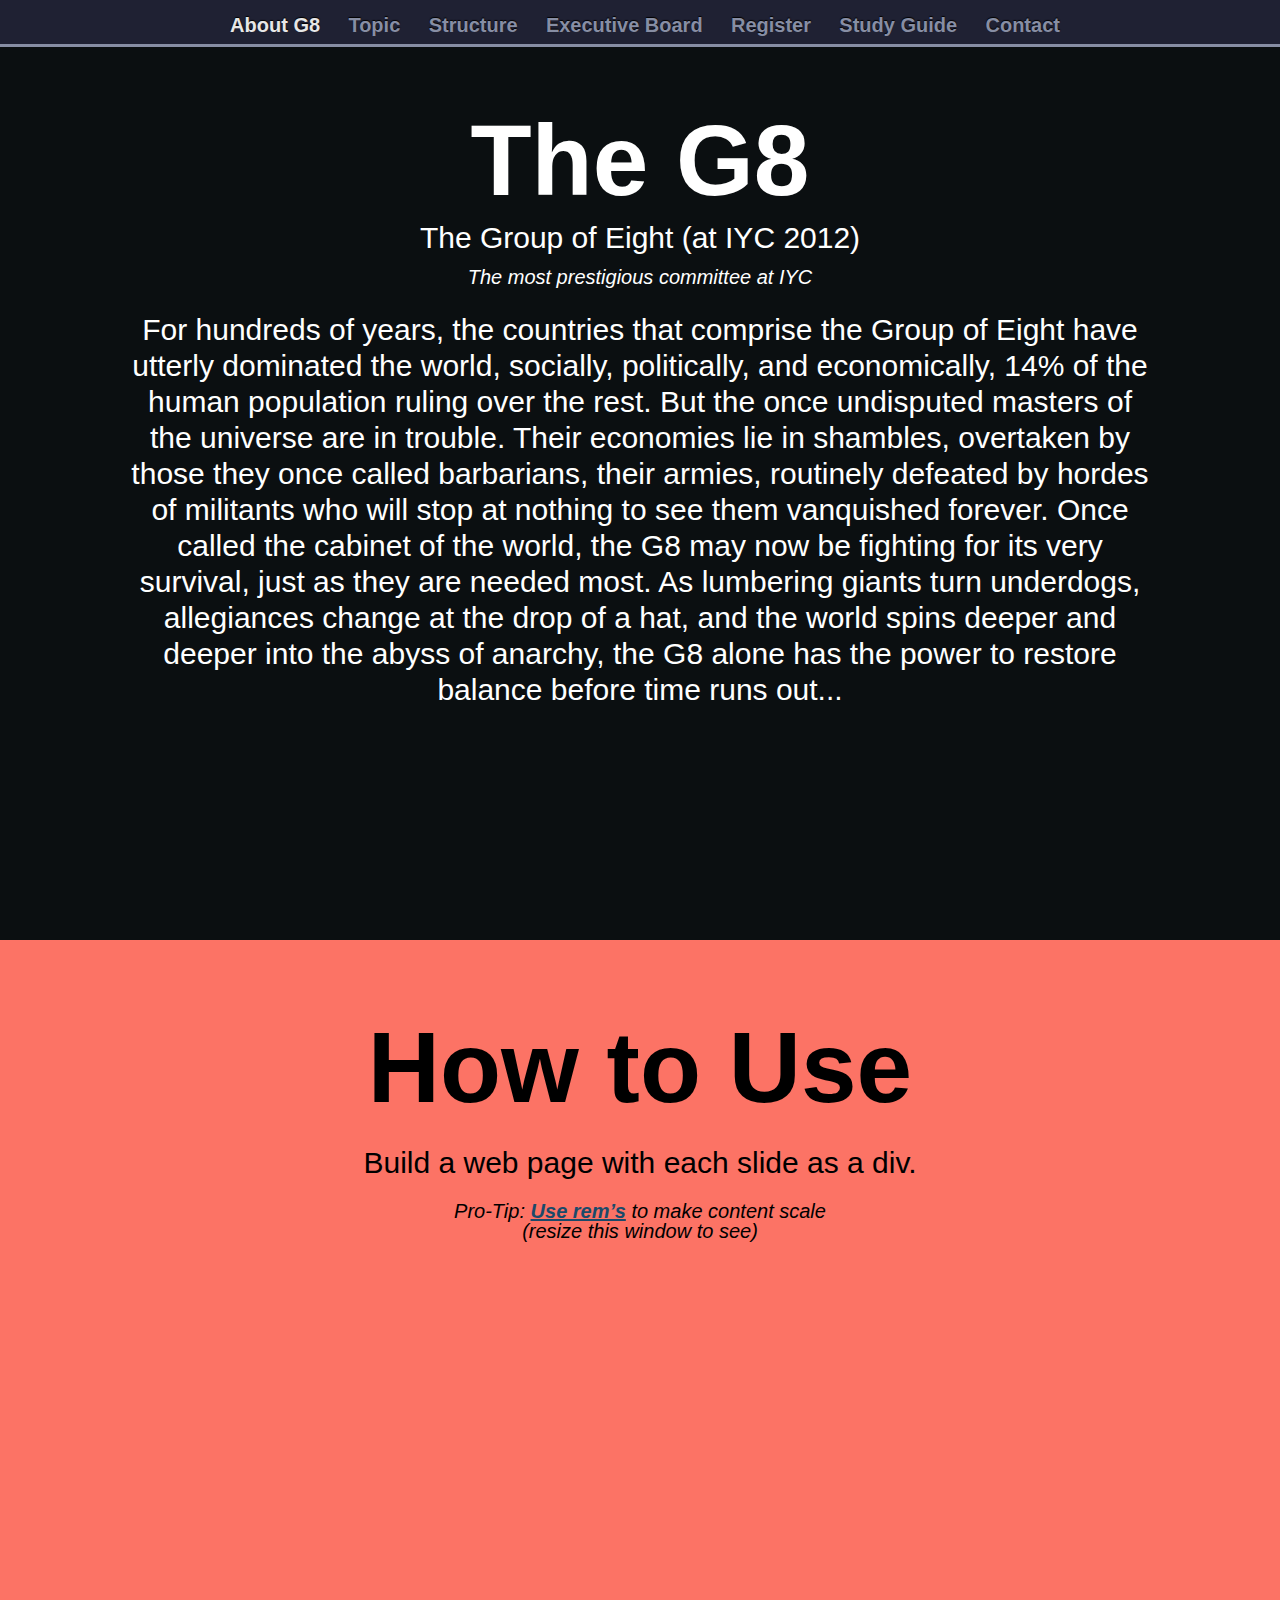
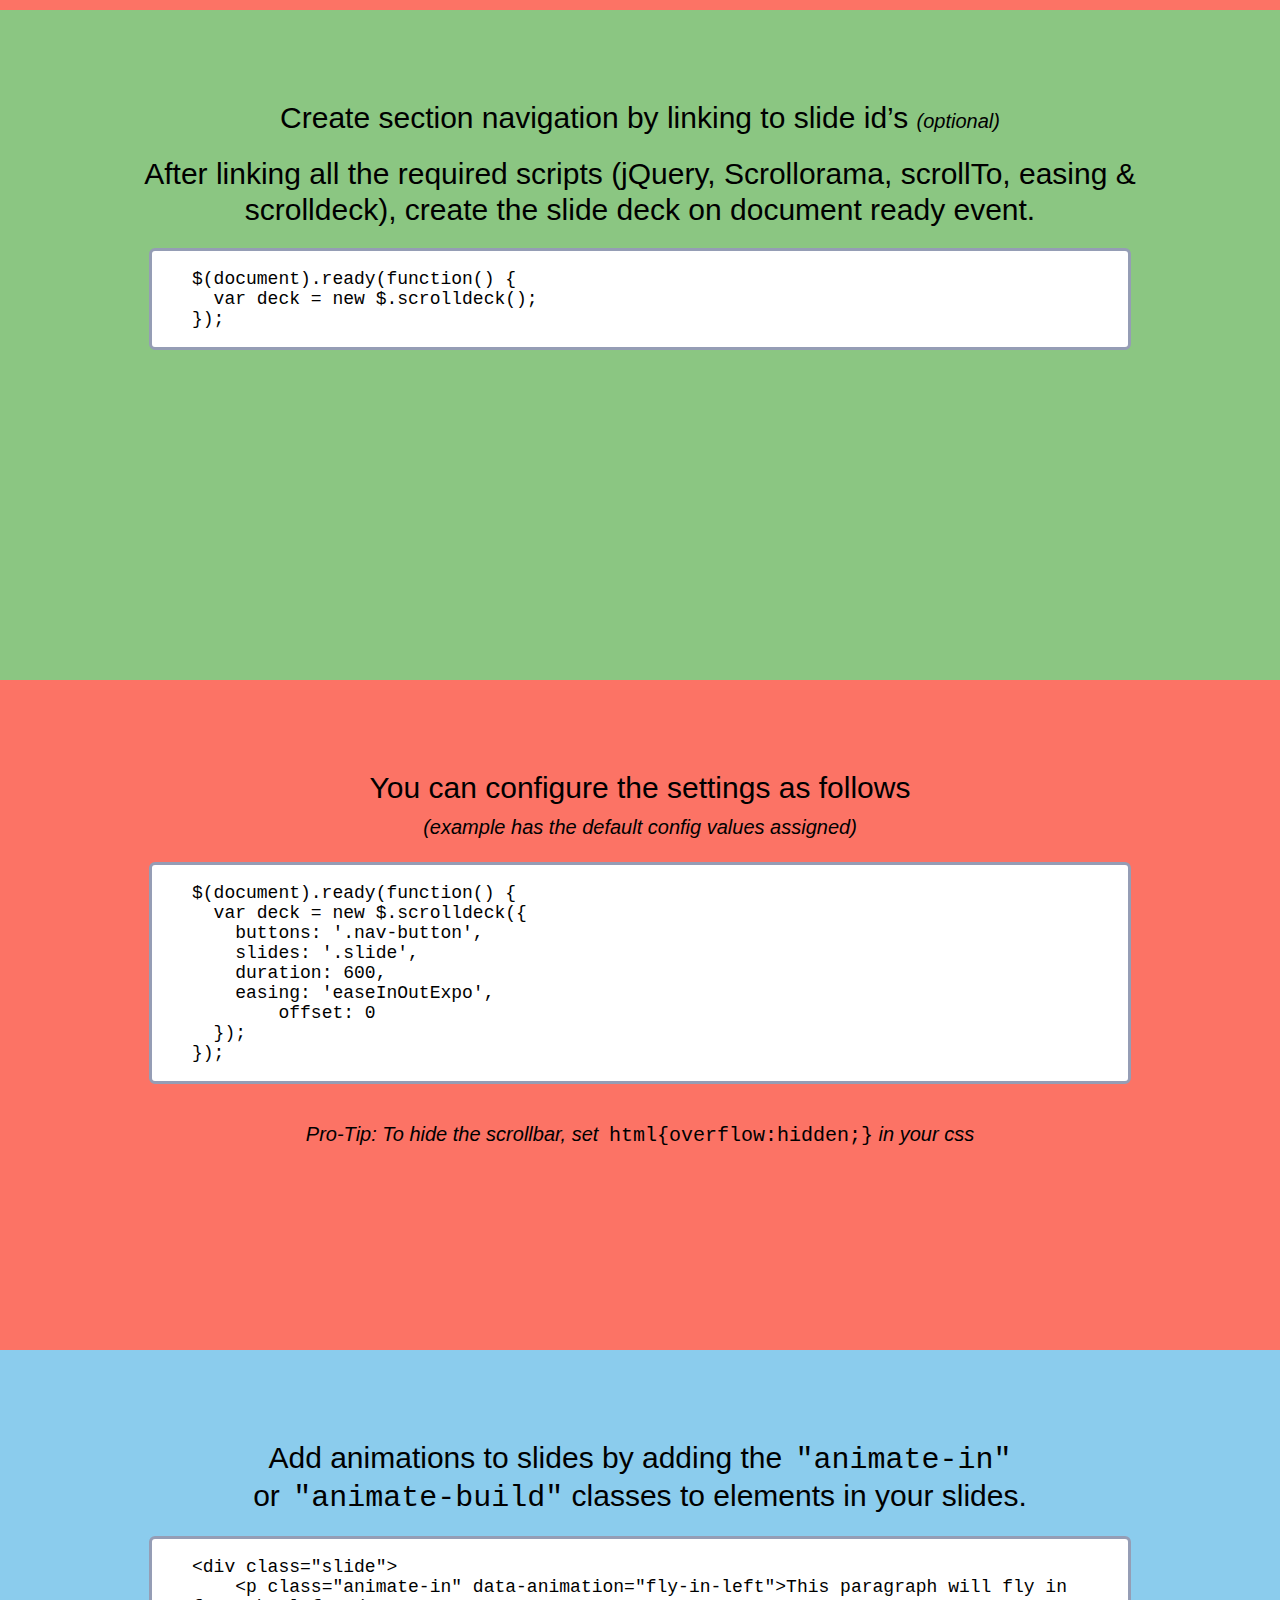
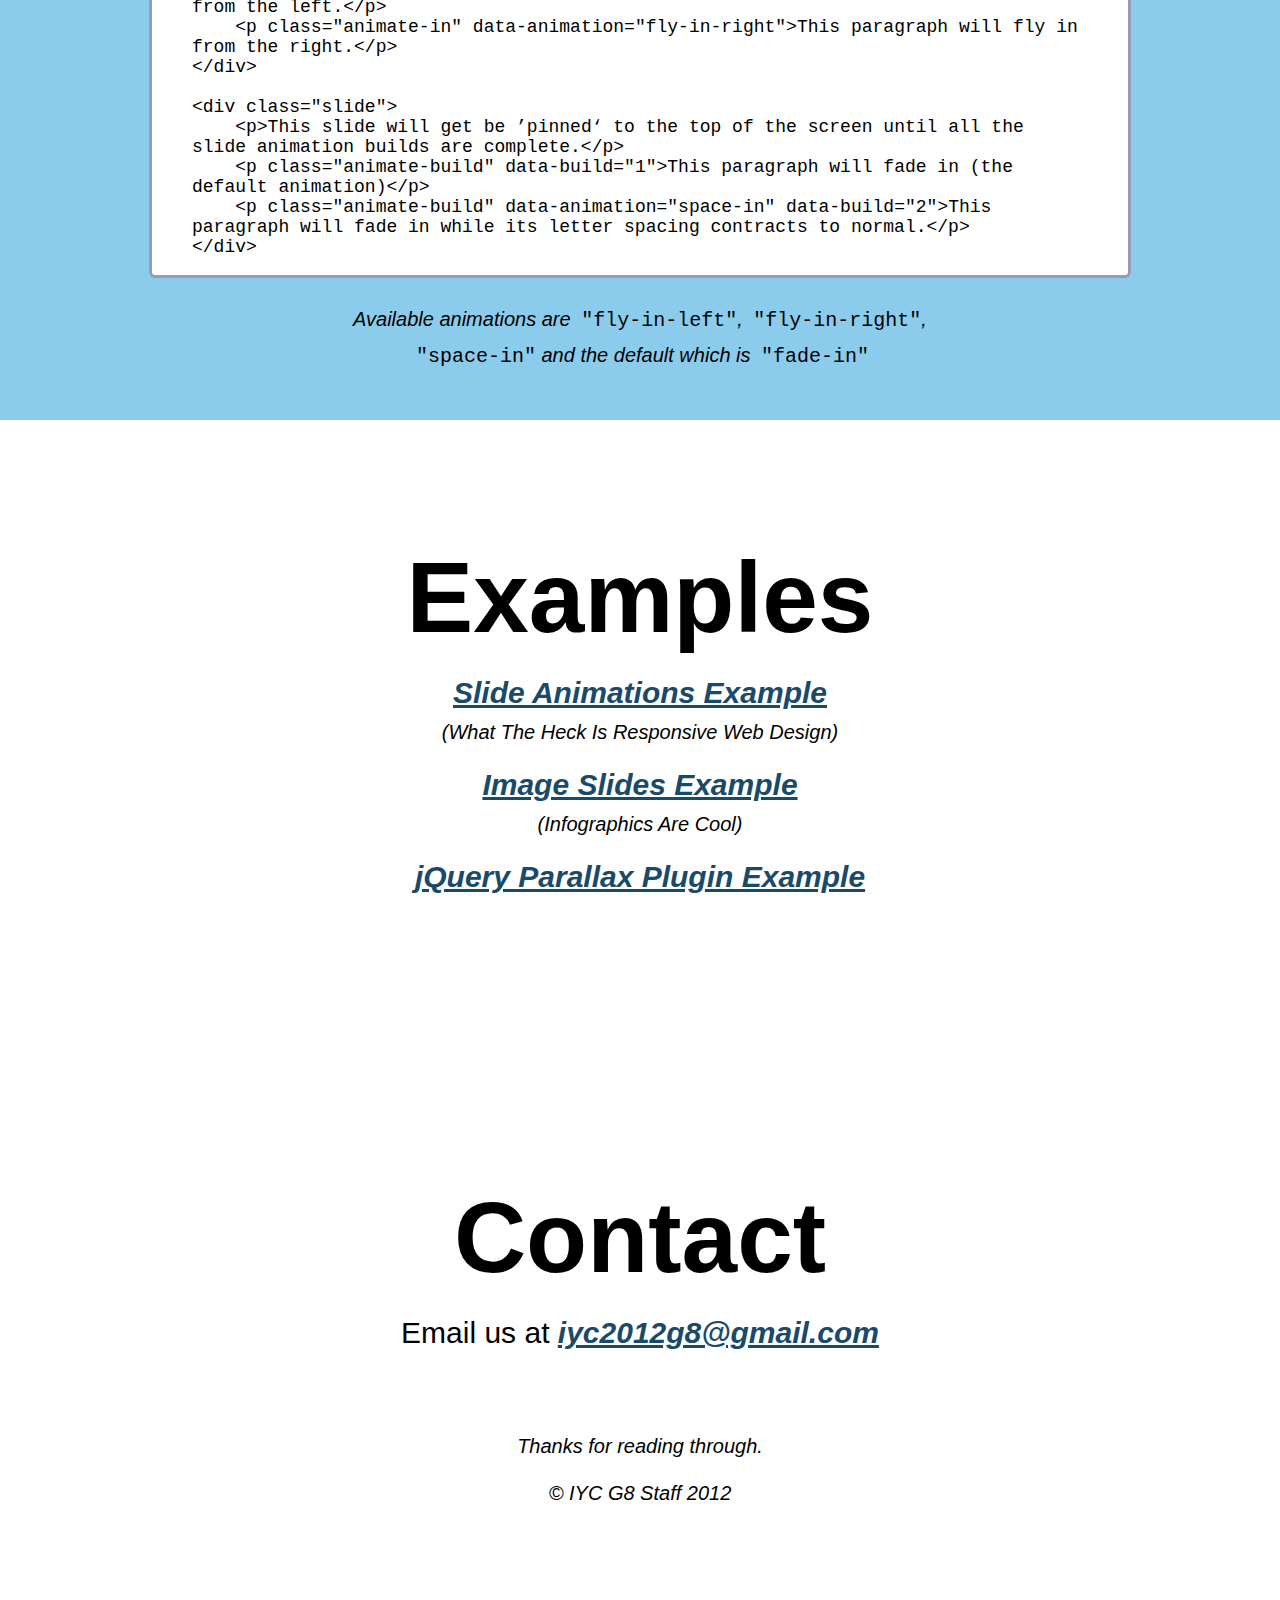
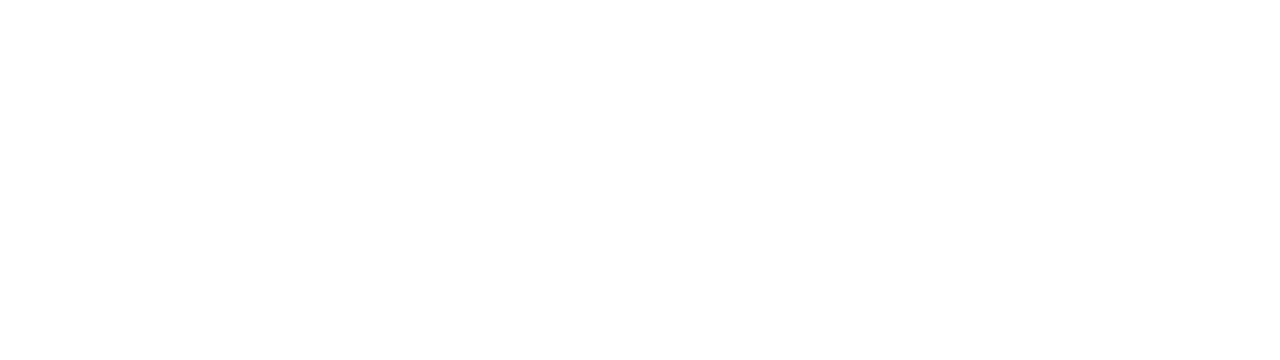
<file: johnpolacek-scrolldeck.js-86a220f/index.html>
<!DOCTYPE html>
<html lang="en">
<head>
	<meta charset="utf-8"> 
	<meta http-equiv="X-UA-Compatible" content="IE=edge,chrome=1"> 
	<title>The Group of Eight | IYC 2012</title>
	
	<link rel="stylesheet" href="css/normalize.css" type="text/css">
	<link rel="stylesheet" href="css/style.css" type="text/css">
	
	<script type="text/javascript" src="js/jquery-1.6.4.min.js"></script>
	<script type="text/javascript" src="js/jquery.scrollorama.js"></script>
	<script type="text/javascript" src="js/jquery.scrollTo-1.4.2-min.js"></script>
	<script type="text/javascript" src="js/jquery.easing.1.3.js"></script>
	<script type="text/javascript" src="js/jquery.scrolldeck.js"></script>
</head>
<body>

	
	<div id="header">
		<a href="#about" class="nav-button">About G8</span></a>
		<a href="#topic" class="nav-button">Topic</span></a>
		<a href="#structure" class="nav-button">Structure</span></a>
		<a href="#eb" class="nav-button">Executive Board</span></a>
		<a href="#register" class="nav-button">Register</span></a>
		<a href="#studyguide" class="nav-button">Study Guide</span></a>
		<a href="#contact" class="nav-button">Contact</span></a>
		
	</div>

	<div class="slide" id="about">
	<!--	<div id="instructions">
			Use left/right arrow to change slides
		</div>-->
		<h1 id="title">The G8</h1>
		
		<p> The Group of Eight (at IYC 2012) <br />
		<small>The most prestigious committee at IYC</small></p>  
		<p>

		For hundreds of years, the countries that comprise the Group of Eight have utterly dominated the world, socially, politically, and economically, 14% of the human population ruling over the rest.
But the once undisputed masters of the universe are in trouble. 
Their economies lie in shambles, overtaken by those they once called barbarians, their armies, routinely defeated by hordes of militants who will stop at nothing to see them vanquished forever. 
Once called the cabinet of the world, the G8 may now be fighting for its very survival, just as they are needed most.
As lumbering giants turn underdogs, allegiances change at the drop of a hat, and the world spins deeper and deeper into the abyss of anarchy, the G8 alone has the power to restore balance before time runs out...

		<p>
	</div>
	
	<div class="slide" id="topic">
		<h1>How to Use</h1>
		<p>Build a web page with each slide as a div.
			<small class="pro-tip">Pro-Tip: <a href="http://blog.responsivenews.co.uk/post/13925578846/fluid-grids-orientation-resolution-independence">Use rem&rsquo;s</a> to make content scale <br />(resize this window to see)</small>
		</p>
	</div>

	<div class="slide" id = "structure">
		<p>Create section navigation by linking to slide id&rsquo;s <small>(optional)</small></p>
		<p>After linking all the required scripts (jQuery, Scrollorama, scrollTo, easing &amp; scrolldeck), create the slide deck on document ready event.</p>
		<p><blockquote><pre>
$(document).ready(function() {
  var deck = new $.scrolldeck();
});</pre></blockquote></p>
	</div>

	<div class="slide" id= "eb" >
		<p>You can configure the settings as follows<br /><small>(example has the default config values assigned)</small></p>
		<p><blockquote><pre>
$(document).ready(function() {
  var deck = new $.scrolldeck({
    buttons: '.nav-button',
    slides: '.slide',
    duration: 600,
    easing: 'easeInOutExpo',
	offset: 0
  });
});</pre></blockquote></p>
		<p><small class="pro-tip">Pro-Tip: To hide the scrollbar, set <code>html{overflow:hidden;}</code> in your css</small>
		</p>
	</div>
	
	<div class="slide" id="register">
		<p>Add animations to slides by adding the <code>"animate-in"</code> <br />
		or <code>"animate-build"</code> classes to elements in your slides.</p>
		<p><blockquote><pre>
&lt;div class="slide"&gt;
    &lt;p class="animate-in" data-animation="fly-in-left"&gt;This paragraph will fly in from the left.&lt;/p&gt;
    &lt;p class="animate-in" data-animation="fly-in-right"&gt;This paragraph will fly in from the right.&lt;/p&gt;
&lt;/div&gt;

&lt;div class="slide"&gt;
    &lt;p&gt;This slide will get be &rsquo;pinned&lsquo; to the top of the screen until all the slide animation builds are complete.&lt;/p&gt;
    &lt;p class="animate-build" data-build="1"&gt;This paragraph will fade in (the default animation)&lt;/p&gt;
    &lt;p class="animate-build" data-animation="space-in" data-build="2"&gt;This paragraph will fade in while its letter spacing contracts to normal.&lt;/p&gt;
&lt;/div&gt;
</pre></blockquote></p>
		<p><small>Available animations are <code>"fly-in-left"</code>, <code>"fly-in-right"</code>, <br /><code>"space-in"</code> and the default which is <code>"fade-in"</code></small></p>
	</div>
	
	<div class="slide" id="studyguide">
		<div class="container">
			<h1>Examples</h1>
			<p><a href="http://johnpolacek.github.com/scrolldeck.js/decks/responsive/">Slide Animations Example</a><br /><small>(What The Heck Is Responsive Web Design)</small></p>
			<p><a href="http://johnpolacek.github.com/scrolldeck.js/decks/infographics">Image Slides Example</a><br /><small>(Infographics Are Cool)</small></p>
			<p><a href="http://johnpolacek.github.com/scrolldeck.js/decks/parallax">jQuery Parallax Plugin Example</a></p>
		</div>
	</div>
	
	<div class="slide" id="contact">
		<h1>Contact</h1>
		<p>Email us at <a href="mailto:iyc2012g8@gmail.com">iyc2012g8@gmail.com</a></p>
		<br />
		<p><small>Thanks for reading through.<br /></p>
					<p><small>&copy; IYC G8 Staff 2012 </small>  </p>

	</div>
	

	<script>
	  $(document).ready(function() {
		  
			var deck = new $.scrolldeck({
				buttons: '.nav-button',
				easing: 'easeInOutExpo'
			});
			
			// add other animations using the scrolldeck.controller (see Scrollorama plugin)
			console.log(deck.controller);
			deck.controller.animate('#instructions',{ duration: 100, property:'opacity', end: 0 });
		  
	  });
	</script>

</body></html>
</file>
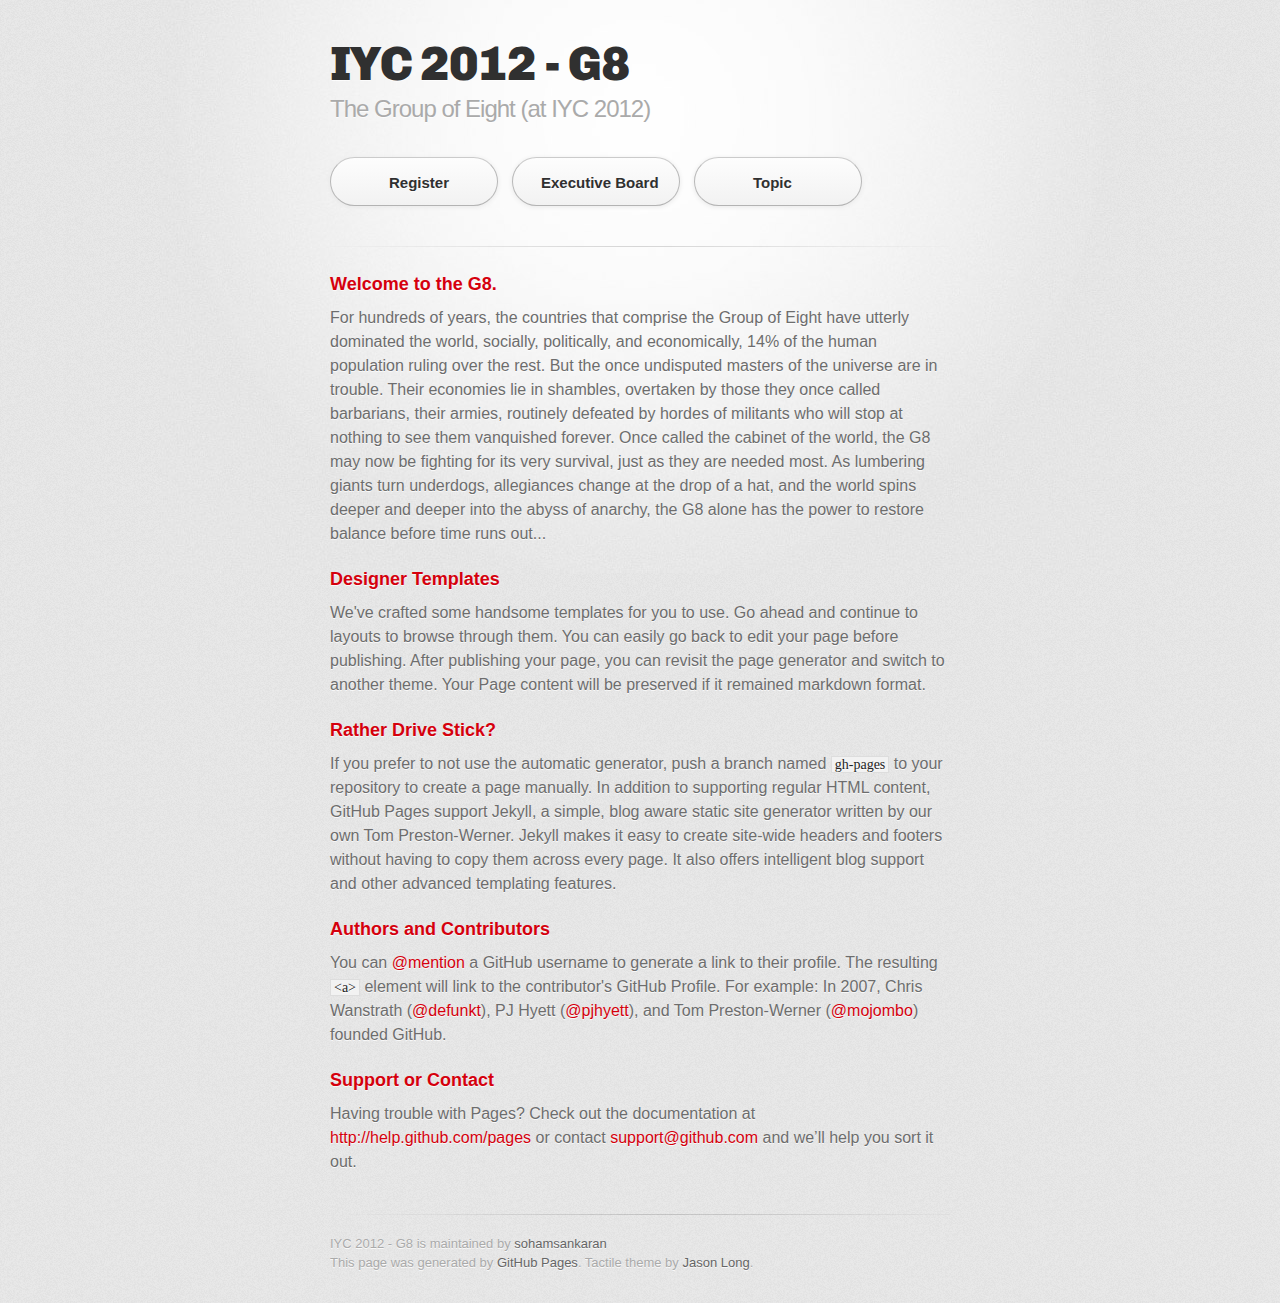
<file: oldst/index.html>
<!DOCTYPE html>
<html>
  <head>
    <meta charset='utf-8'>
    <meta http-equiv="X-UA-Compatible" content="chrome=1">
    <link href='https://fonts.googleapis.com/css?family=Chivo:900' rel='stylesheet' type='text/css'>
    <link rel="stylesheet" type="text/css" href="stylesheets/stylesheet.css" media="screen" />
    <link rel="stylesheet" type="text/css" href="stylesheets/pygment_trac.css" media="screen" />
    <link rel="stylesheet" type="text/css" href="stylesheets/print.css" media="print" />
    <!--[if lt IE 9]>
    <script src="//html5shiv.googlecode.com/svn/trunk/html5.js"></script>
    <![endif]-->
    <title>IYC 2012 - G8</title>
  </head>

  <body>
    <div id="container">
      <div class="inner">

        <header>
          <h1>IYC 2012 - G8</h1>
          <h2>The Group of Eight (at IYC 2012)</h2>
        </header>

        <section id="downloads" class="clearfix">
          <a href="register" id="register" class="button"><span>Register</span></a>
          <a href="execboard" id="board" class="button"><span>Executive Board</span></a>
          <a href="topic" id="topic" class="button"><span>Topic</span></a>

        </section>

        <hr>

        <section id="main_content">
          <h3>Welcome to the G8.</h3>

<p>For hundreds of years, the countries that comprise the Group of Eight have utterly dominated the world, socially, politically, and economically, 14% of the human population ruling over the rest.
But the once undisputed masters of the universe are in trouble. 
Their economies lie in shambles, overtaken by those they once called barbarians, their armies, routinely defeated by hordes of militants who will stop at nothing to see them vanquished forever. 
Once called the cabinet of the world, the G8 may now be fighting for its very survival, just as they are needed most.
As lumbering giants turn underdogs, allegiances change at the drop of a hat, and the world spins deeper and deeper into the abyss of anarchy, the G8 alone has the power to restore balance before time runs out...</p>

<h3>Designer Templates</h3>

<p>We've crafted some handsome templates for you to use. Go ahead and continue to layouts to browse through them. You can easily go back to edit your page before publishing. After publishing your page, you can revisit the page generator and switch to another theme. Your Page content will be preserved if it remained markdown format.</p>

<h3>Rather Drive Stick?</h3>

<p>If you prefer to not use the automatic generator, push a branch named <code>gh-pages</code> to your repository to create a page manually. In addition to supporting regular HTML content, GitHub Pages support Jekyll, a simple, blog aware static site generator written by our own Tom Preston-Werner. Jekyll makes it easy to create site-wide headers and footers without having to copy them across every page. It also offers intelligent blog support and other advanced templating features.</p>

<h3>Authors and Contributors</h3>

<p>You can <a href="https://github.com/blog/821" class="user-mention">@mention</a> a GitHub username to generate a link to their profile. The resulting <code>&lt;a&gt;</code> element will link to the contributor's GitHub Profile. For example: In 2007, Chris Wanstrath (<a href="https://github.com/defunkt" class="user-mention">@defunkt</a>), PJ Hyett (<a href="https://github.com/pjhyett" class="user-mention">@pjhyett</a>), and Tom Preston-Werner (<a href="https://github.com/mojombo" class="user-mention">@mojombo</a>) founded GitHub.</p>

<h3>Support or Contact</h3>

<p>Having trouble with Pages? Check out the documentation at <a href="http://help.github.com/pages">http://help.github.com/pages</a> or contact <a href="mailto:support@github.com">support@github.com</a> and we’ll help you sort it out.</p>
        </section>

        <footer>
          IYC 2012 - G8 is maintained by <a href="https://github.com/sohamsankaran">sohamsankaran</a><br>
          This page was generated by <a href="http://pages.github.com">GitHub Pages</a>. Tactile theme by <a href="http://twitter.com/jasonlong">Jason Long</a>.
        </footer>

        
      </div>
    </div>
  </body>
</html>
</file>
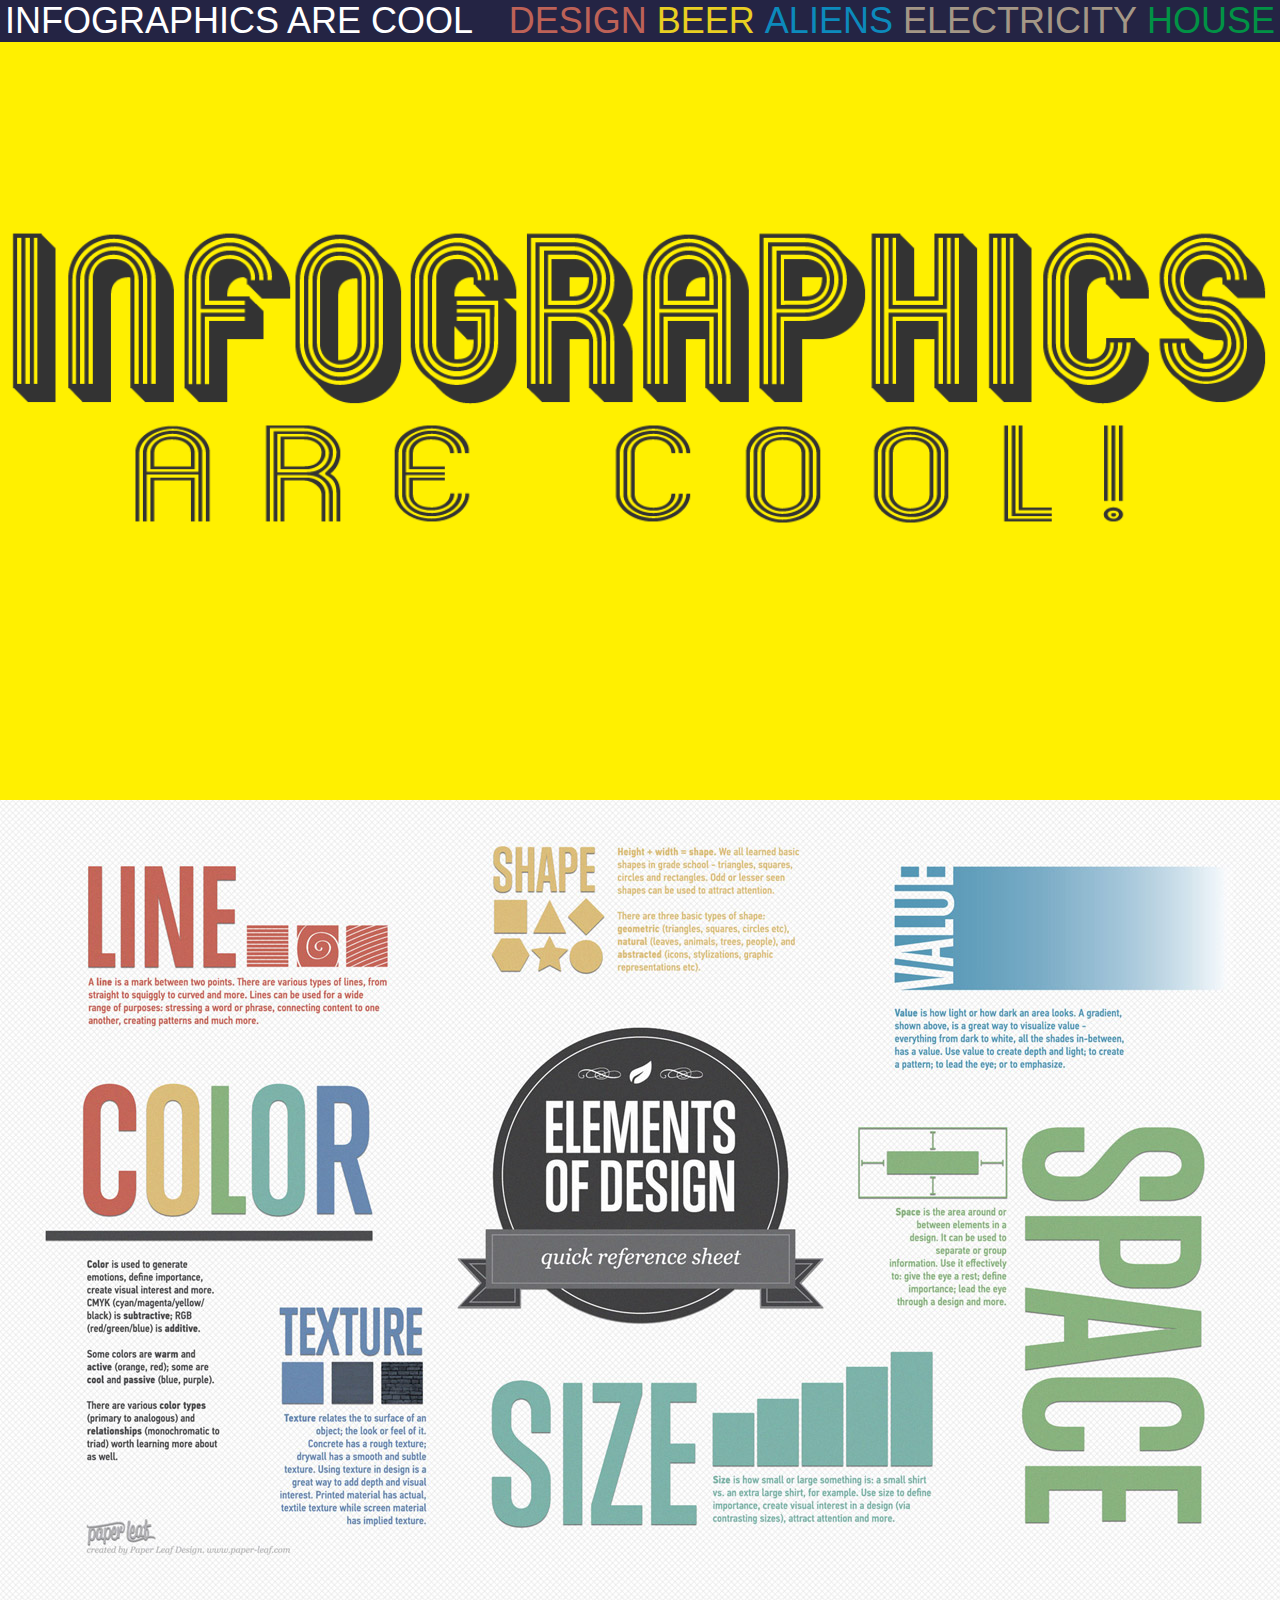
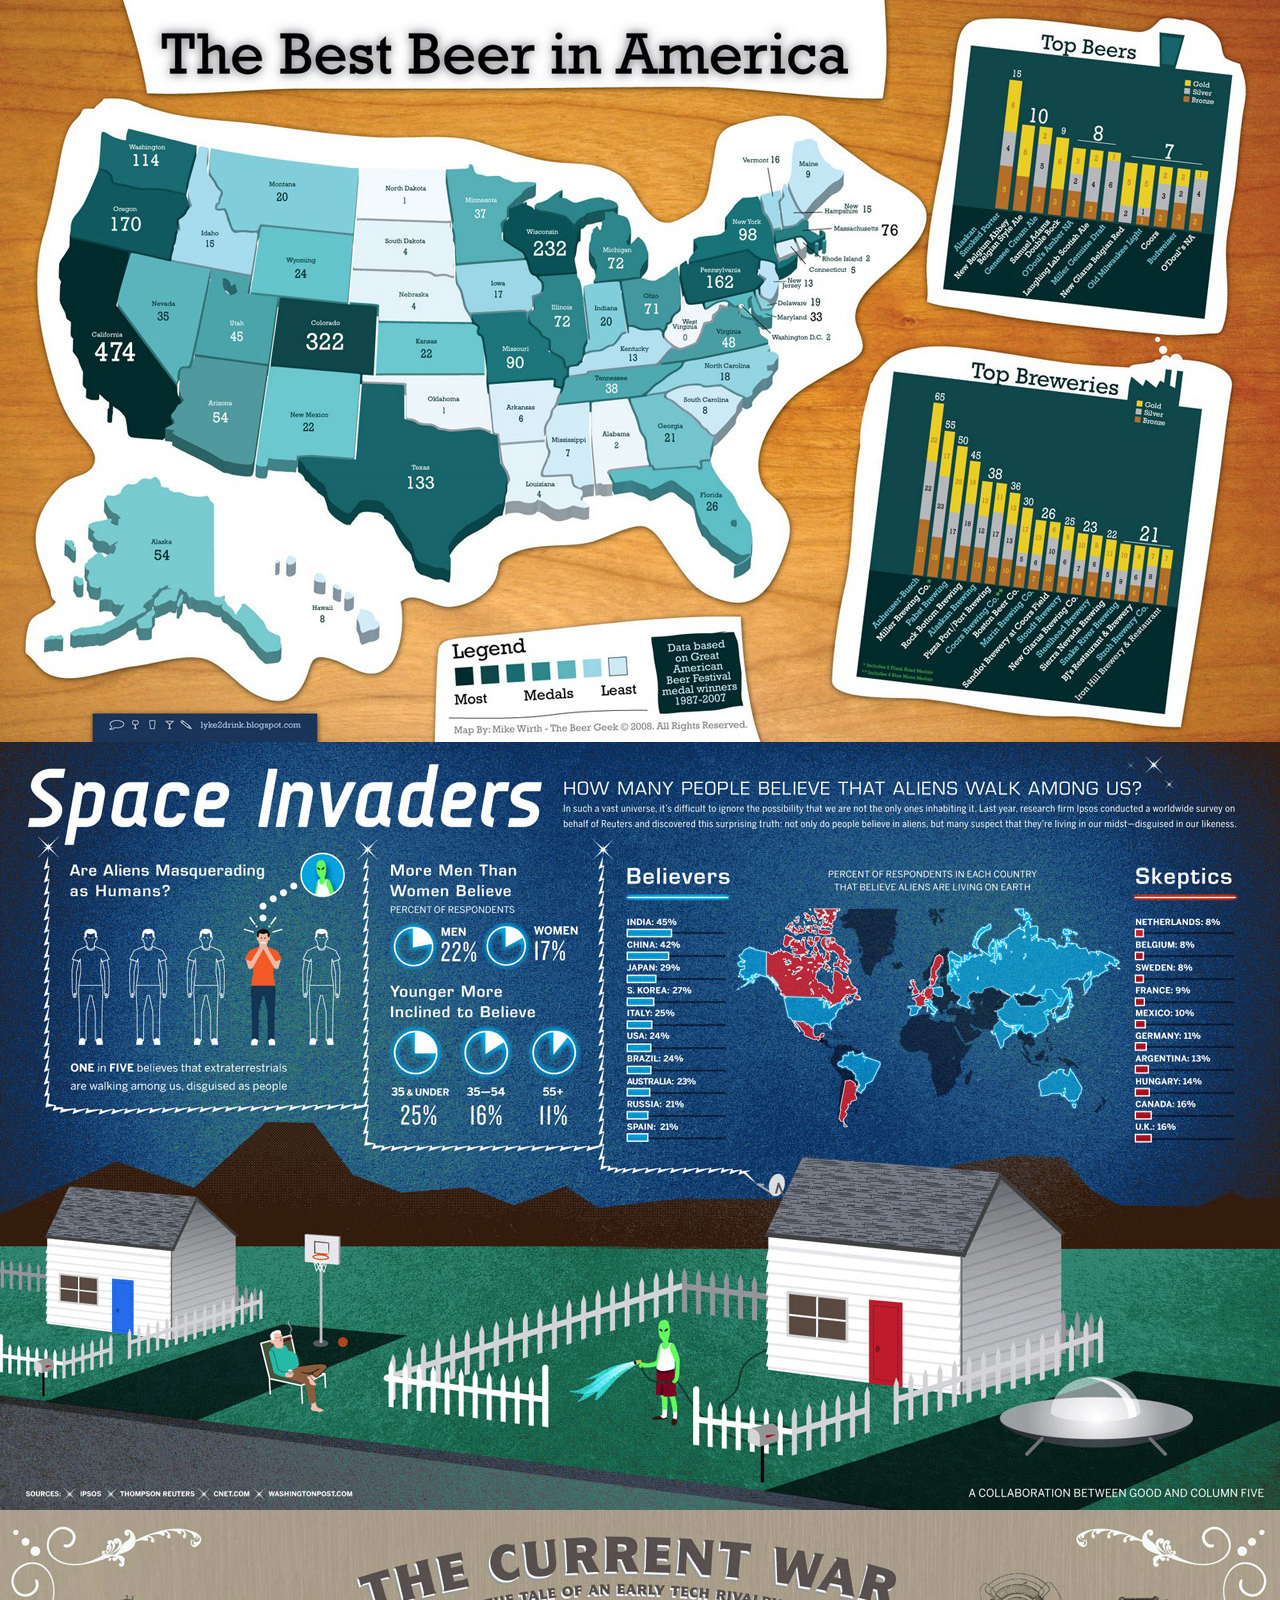
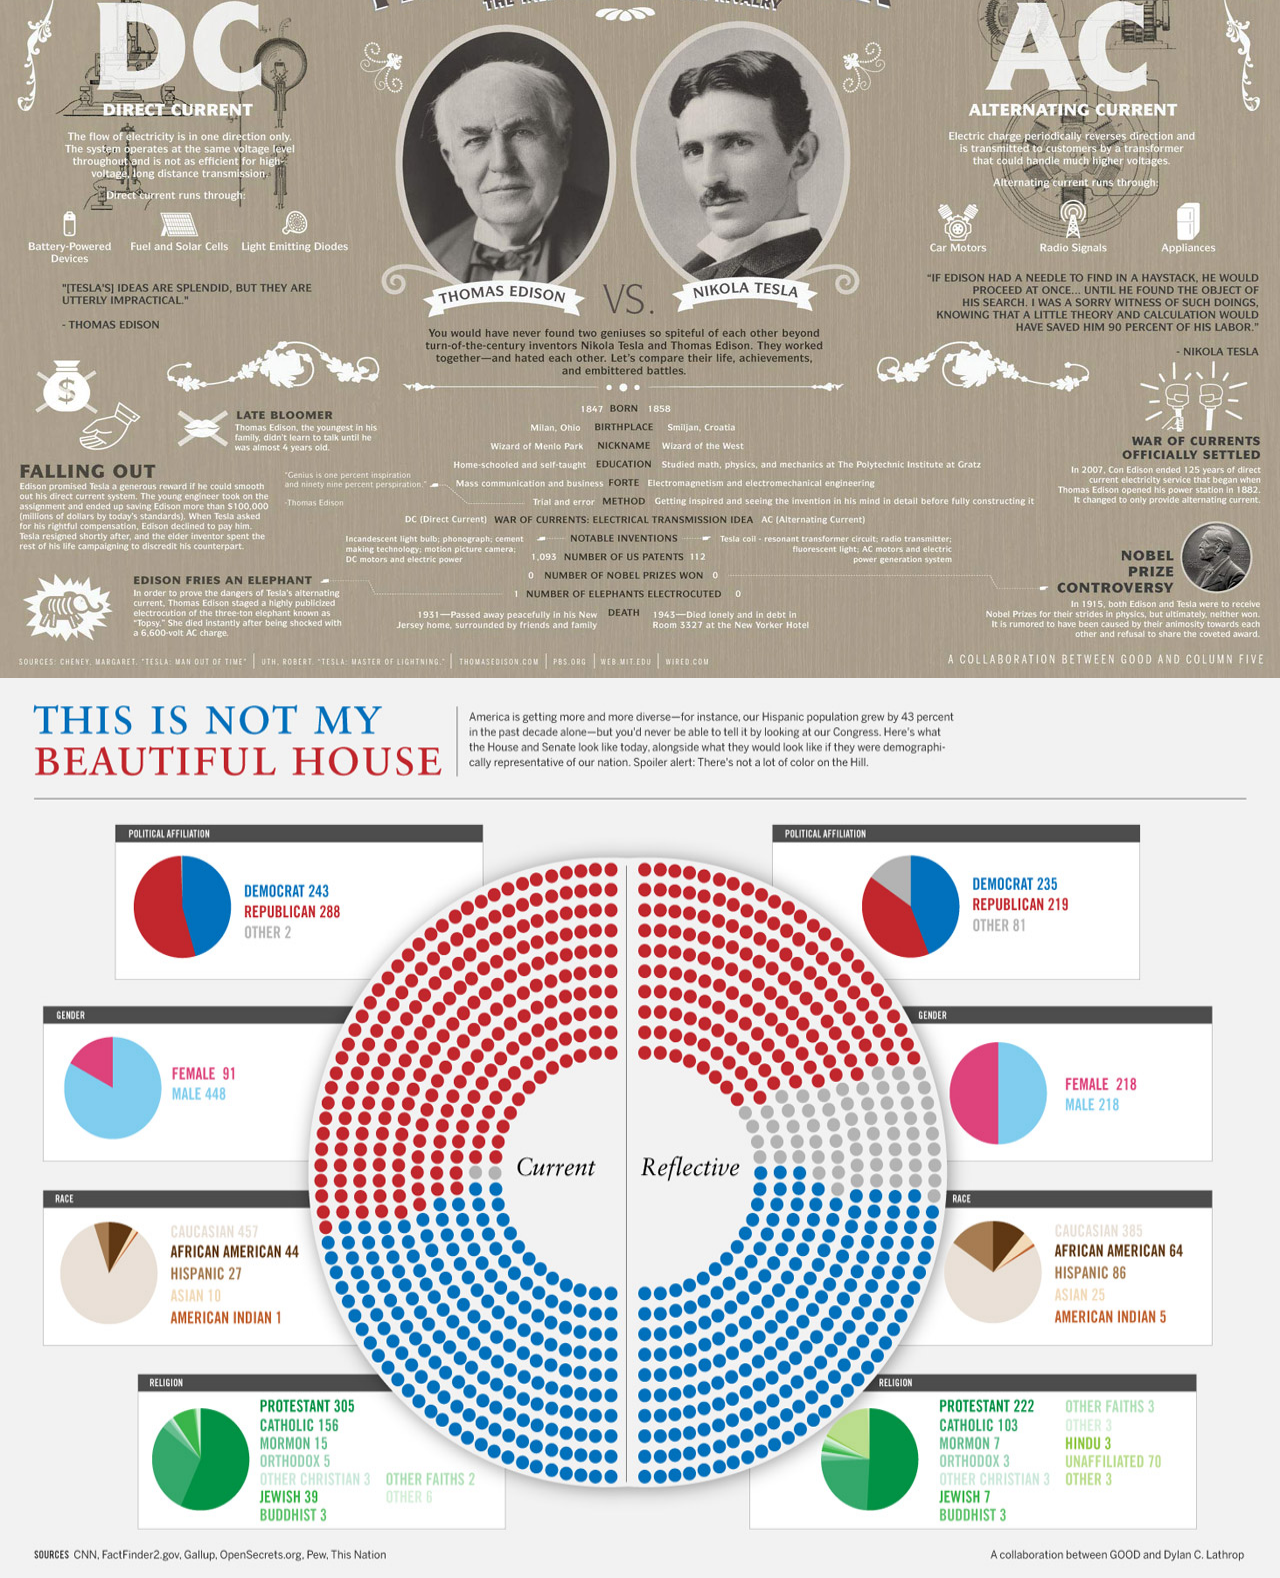
<file: decks/infographics/index.html>
<!DOCTYPE html>
<html lang="en">
<head>
	<meta charset="utf-8"> 
	<meta http-equiv="X-UA-Compatible" content="IE=edge,chrome=1"> 
	<title>Infographics Are Cool</title>
	
	<link rel="stylesheet" href="css/normalize.css" type="text/css">
	<link rel="stylesheet" href="css/style.css" type="text/css">
	
	<script src="../../js/jquery-1.6.4.min.js"></script>
	<script src="../../js/jquery.scrollTo-1.4.2-min.js"></script>
	<script src="../../js/jquery.easing.1.3.js"></script>
	<script src="../../js/jquery.scrollorama.js"></script>
	<script src="../../js/jquery.scrolldeck.js"></script>
</head>
<body>
	<div id="header">
		<h1>Infographics Are Cool</h1>
		<div id="nav">
			<a href="#design" class="nav-button design">Design</a>
			<a href="#beer" class="nav-button beer">Beer</span></a>
			<a href="#aliens" class="nav-button aliens">Aliens</span></a>
			<a href="#electricity" class="nav-button electricity">Electricity</span></a>
			<a href="#house" class="nav-button house">House</span></a>
		</div>
	</div>

	<img src="img/title.png" width="1200" height="800" />
	<img src="img/design.jpg" id="design" width="1280" height="800" />
	<img src="img/beer.jpg" id="beer" width="1280" height="742" />
	<img src="img/aliens.jpg" id="aliens" width="1280" height="768" />
	<img src="img/electricity.jpg" id="electricity" width="1280" height="768" />
	<img src="img/house.jpg" id="house" width="1280" height="858" />
	
	<script>
		$(document).ready(function() {
			
			var deck = new $.scrolldeck({
				slides: 'img',
				buttons: '.nav-button',
				easing: 'easeInOutExpo',
				offset: -30
			});
			
		});
	</script>

</body></html>
</file>
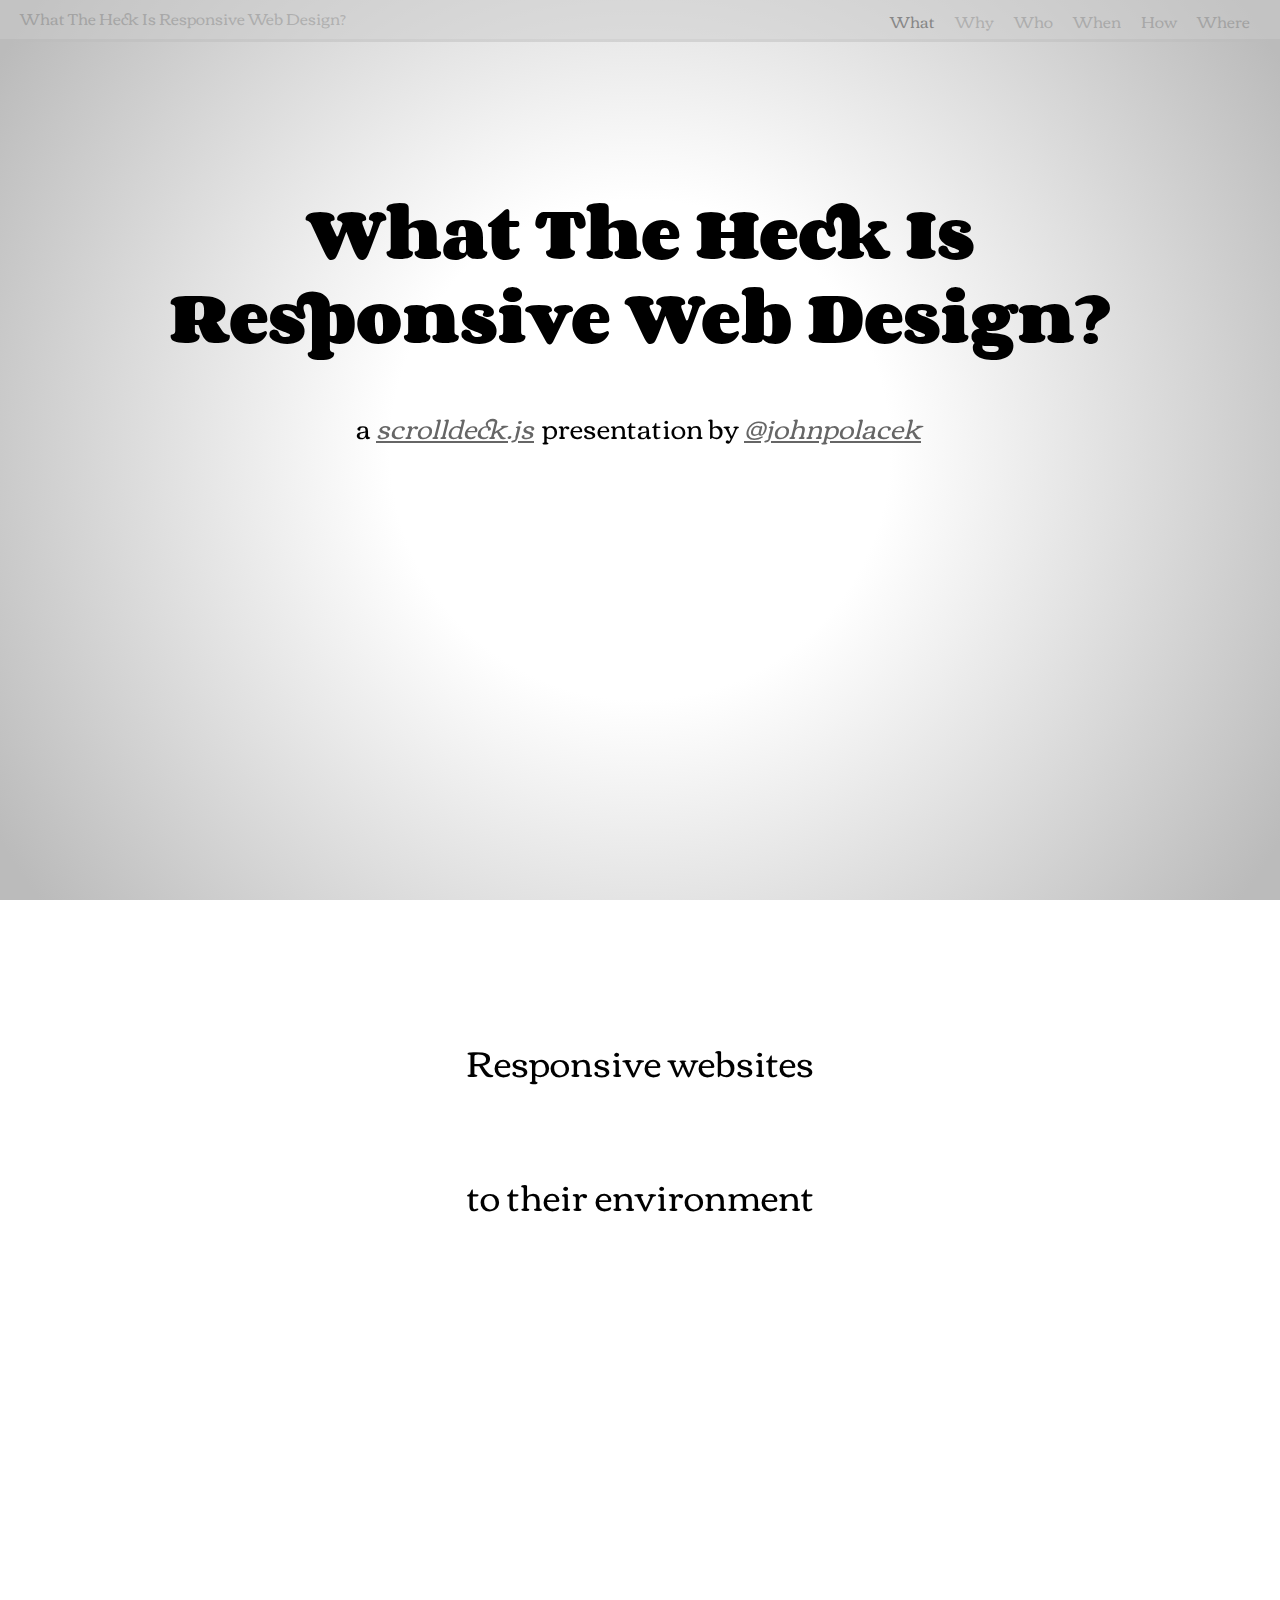
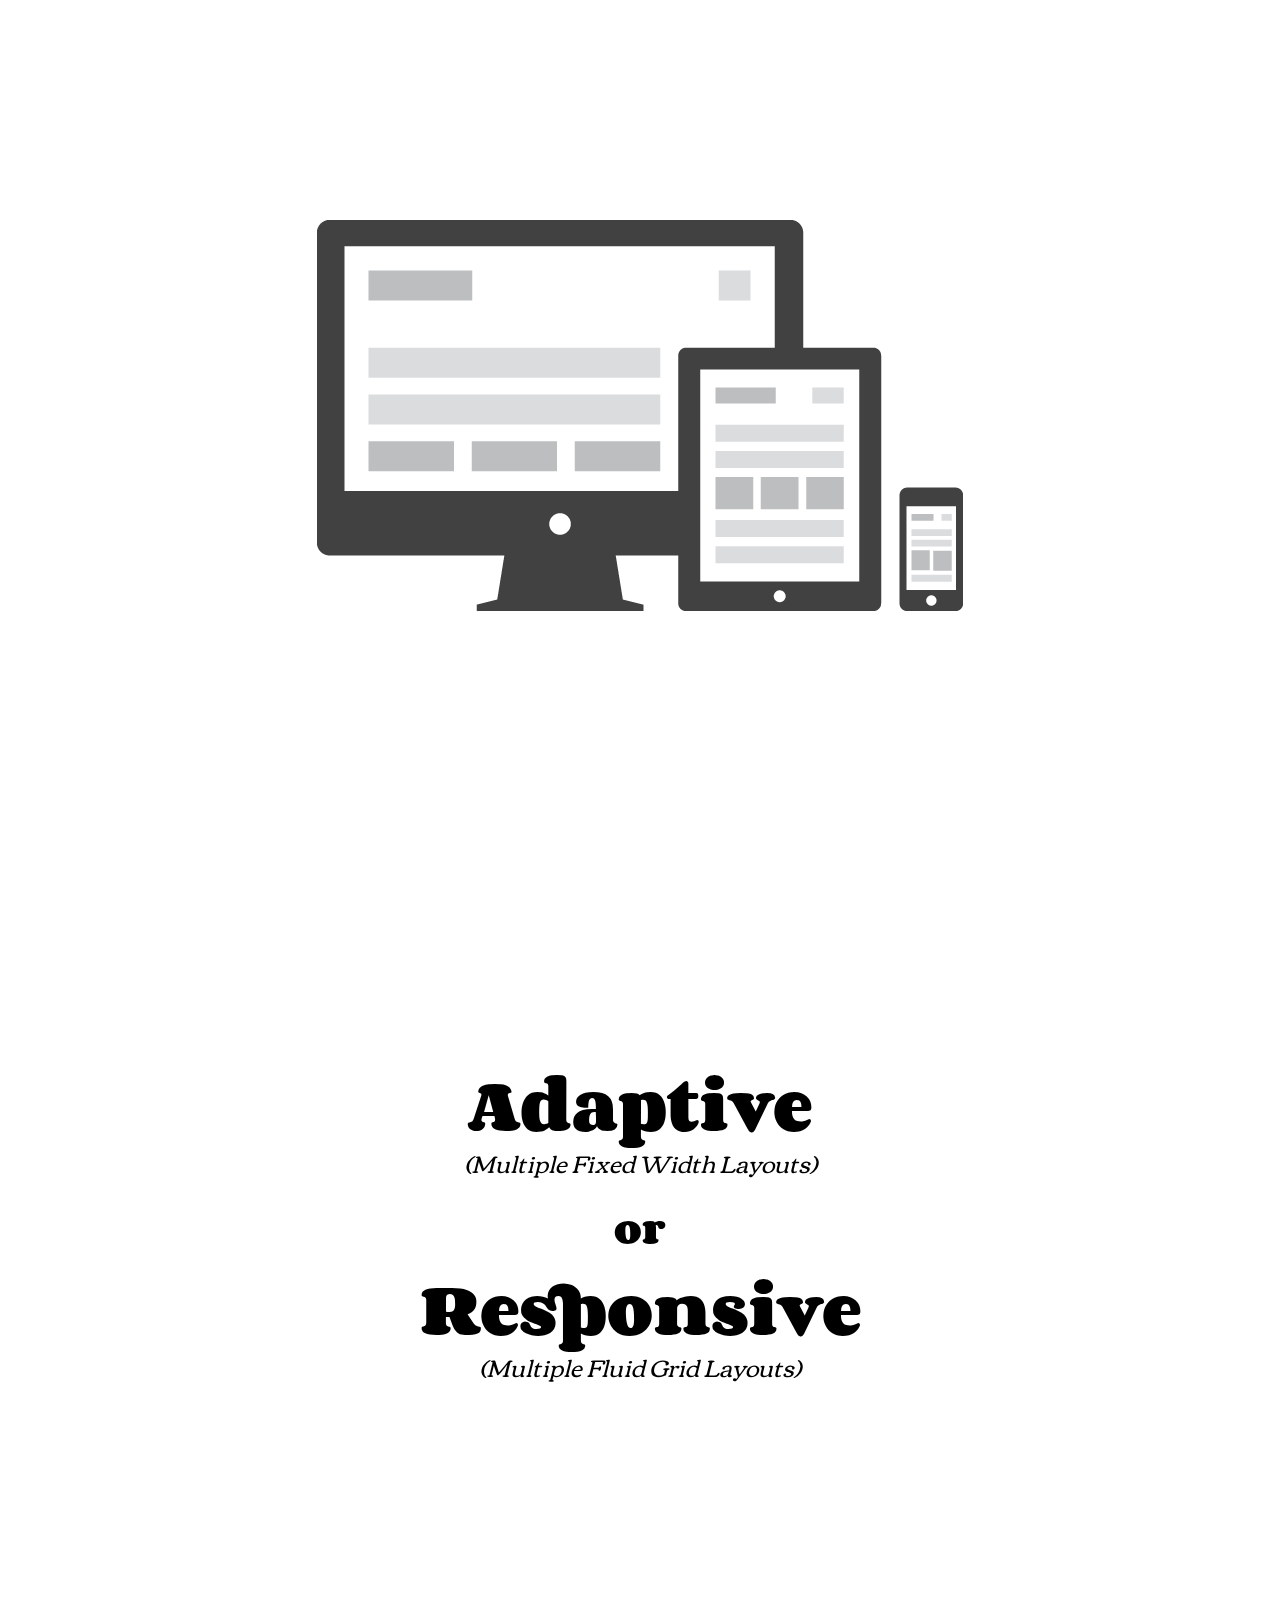
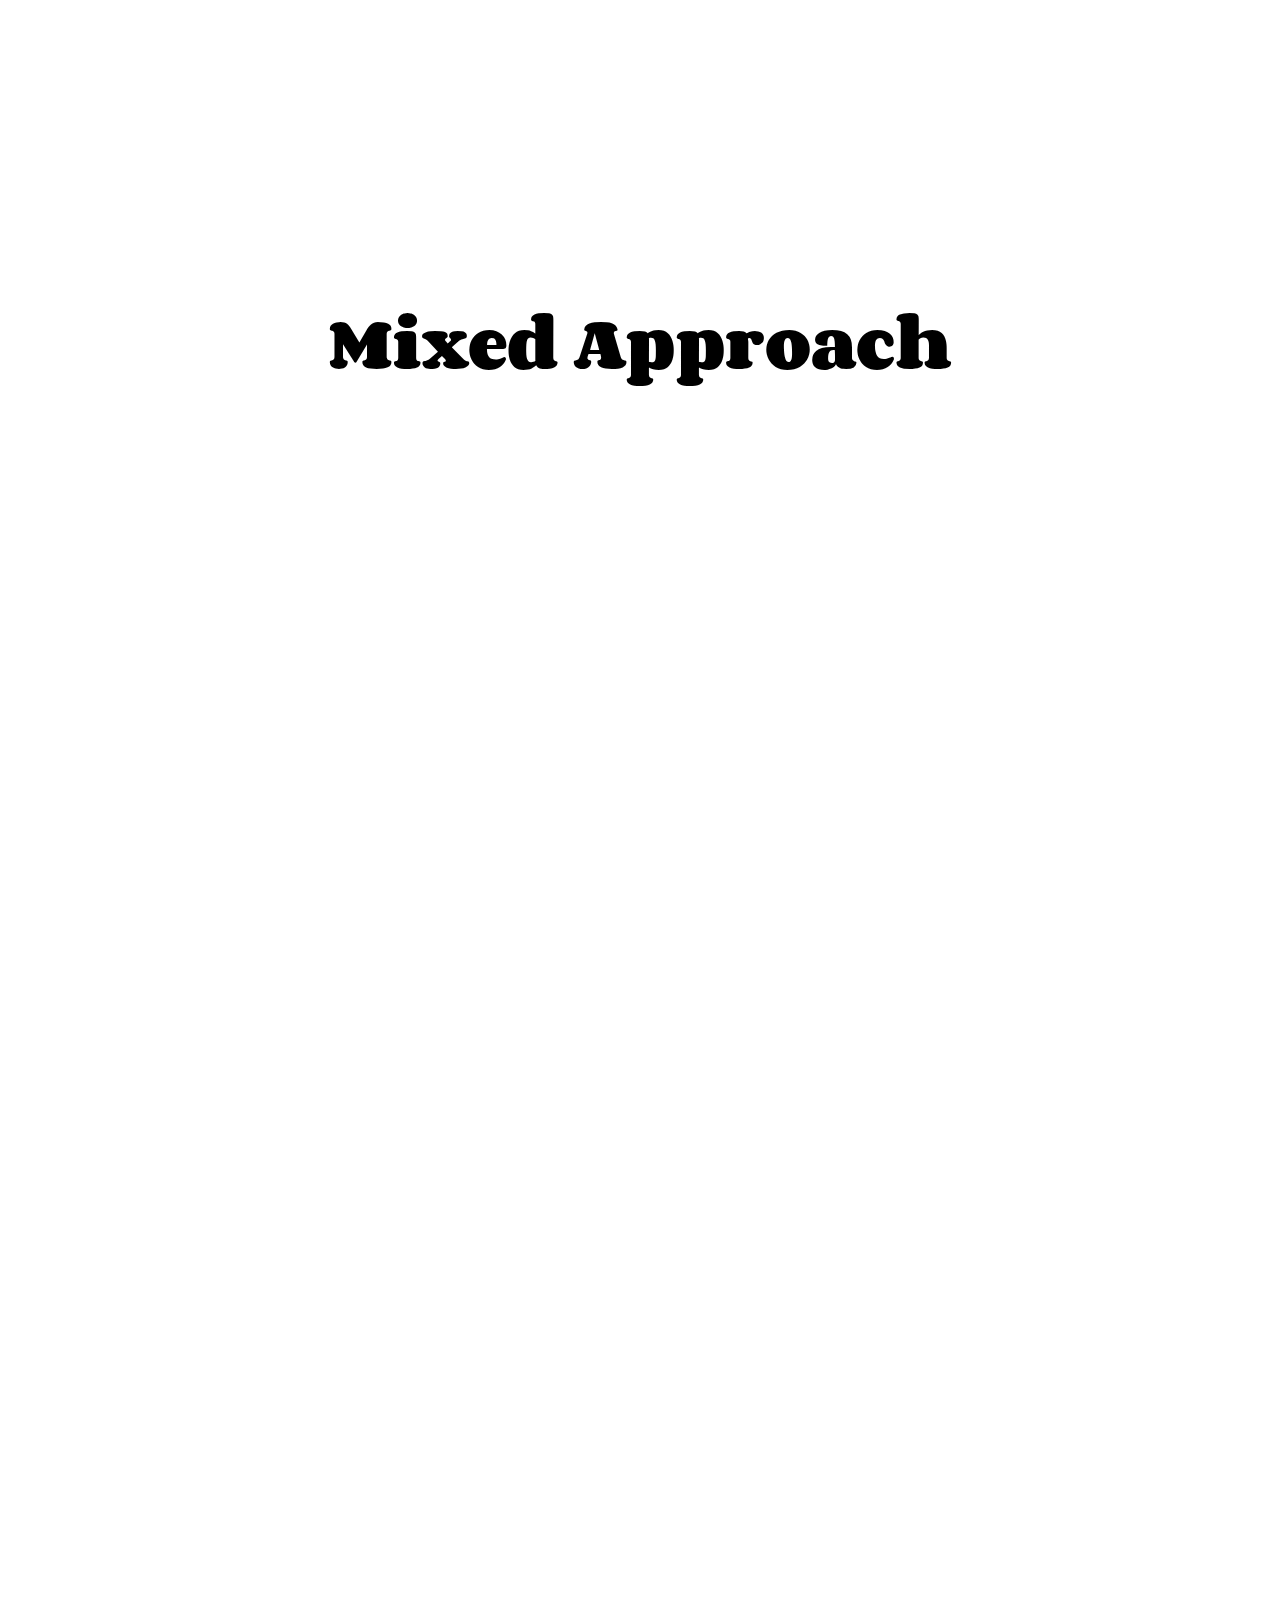
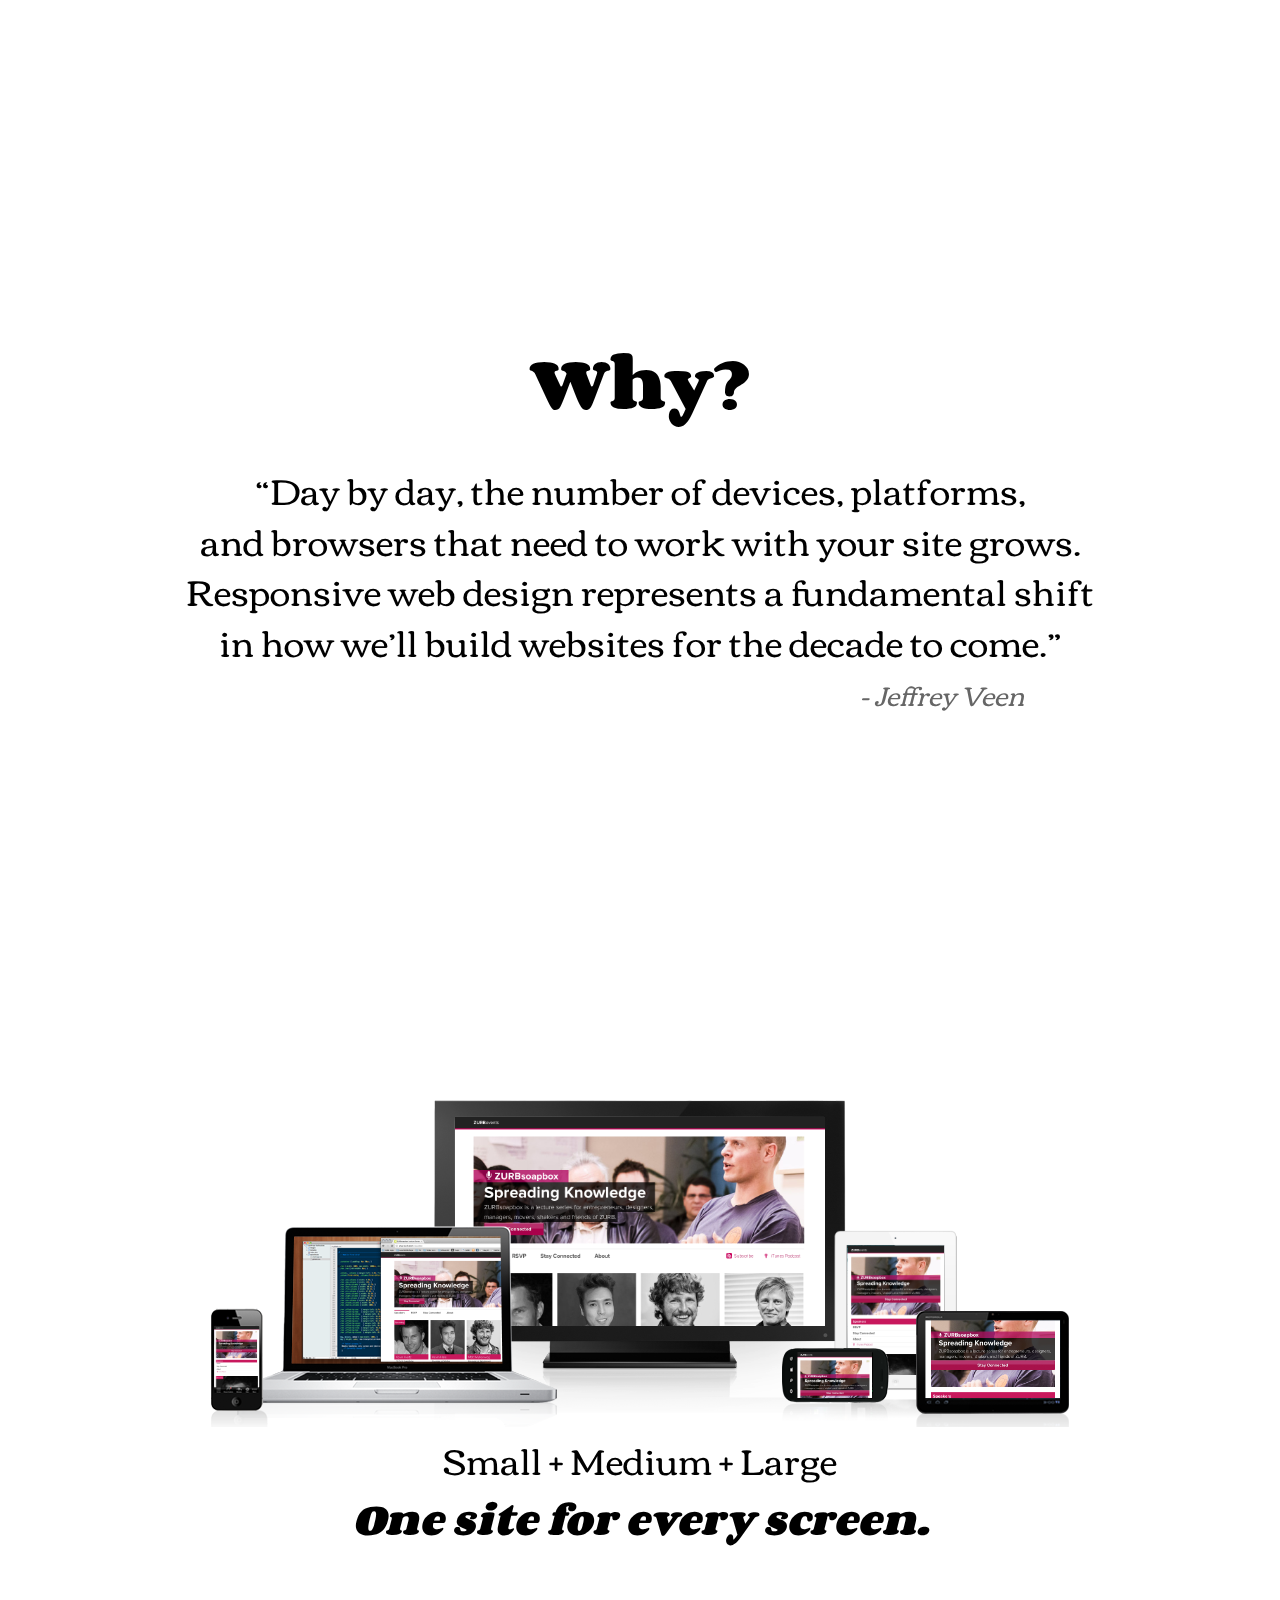
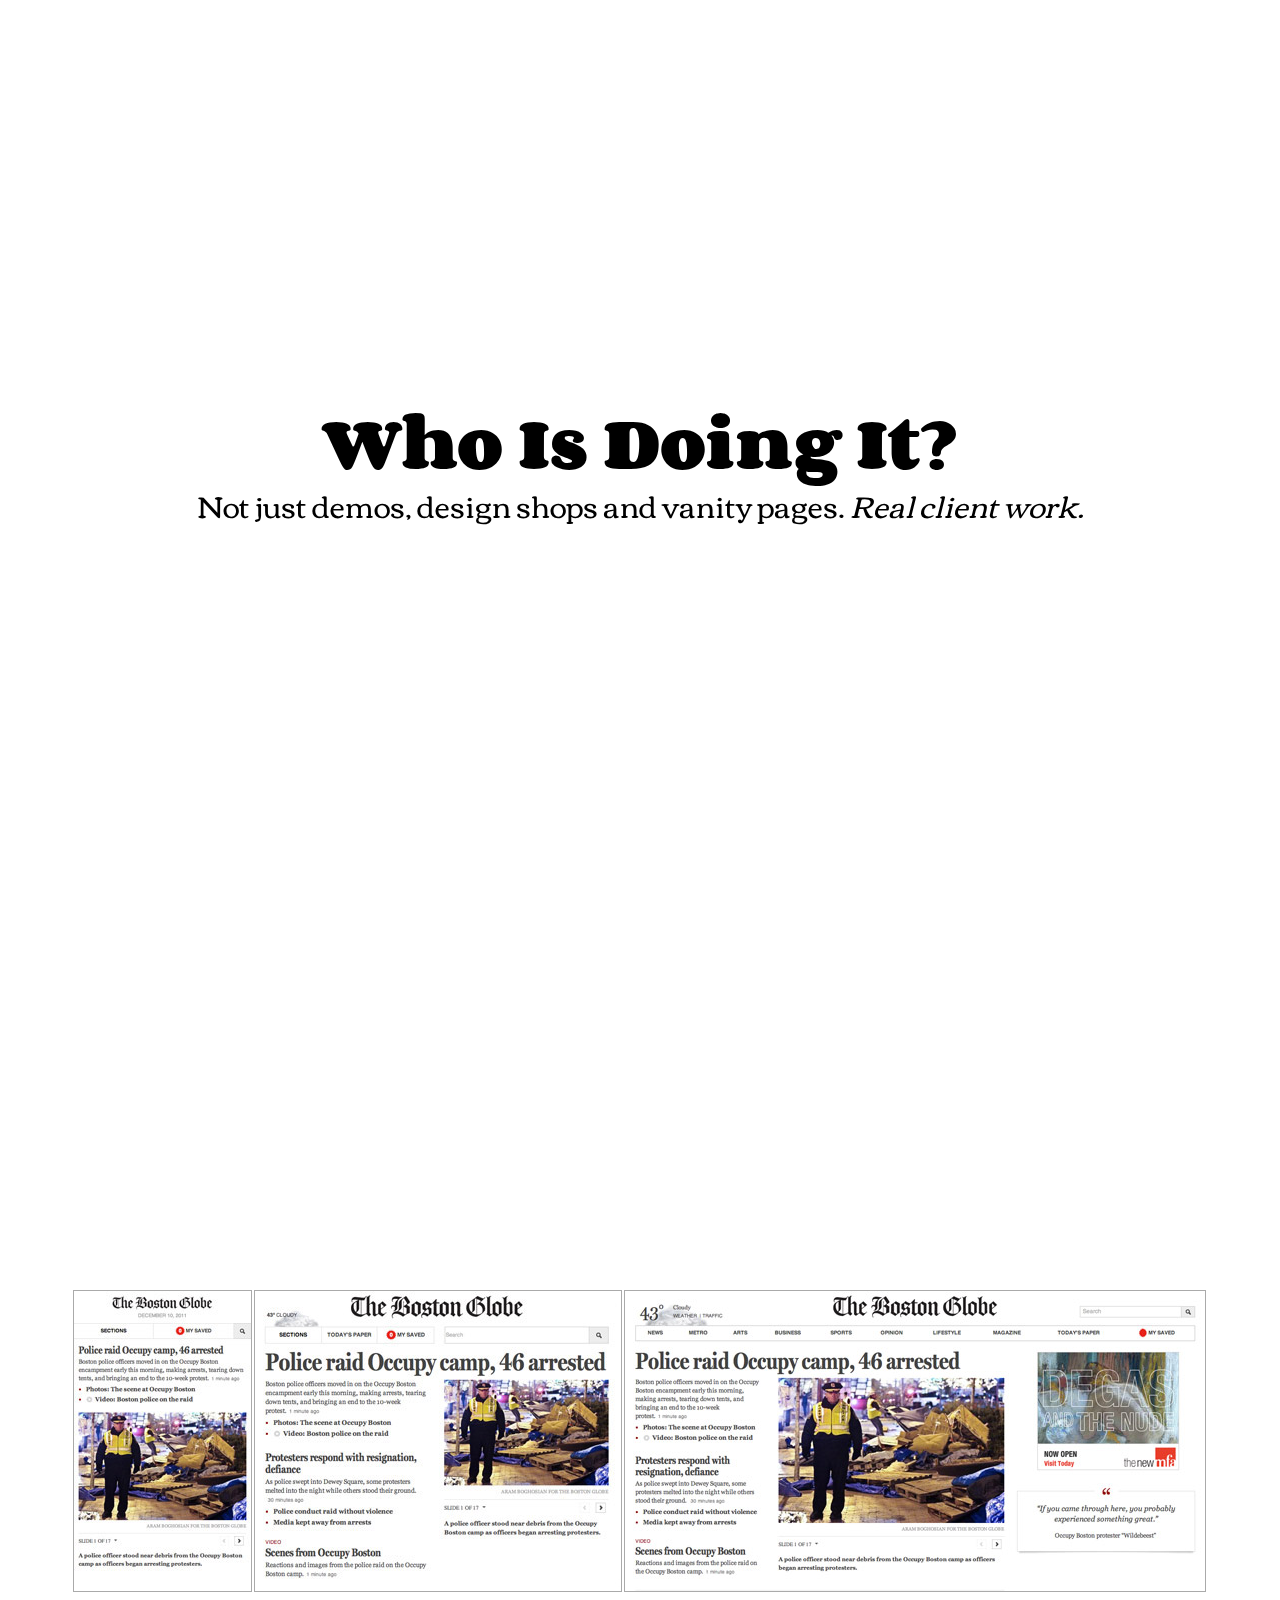
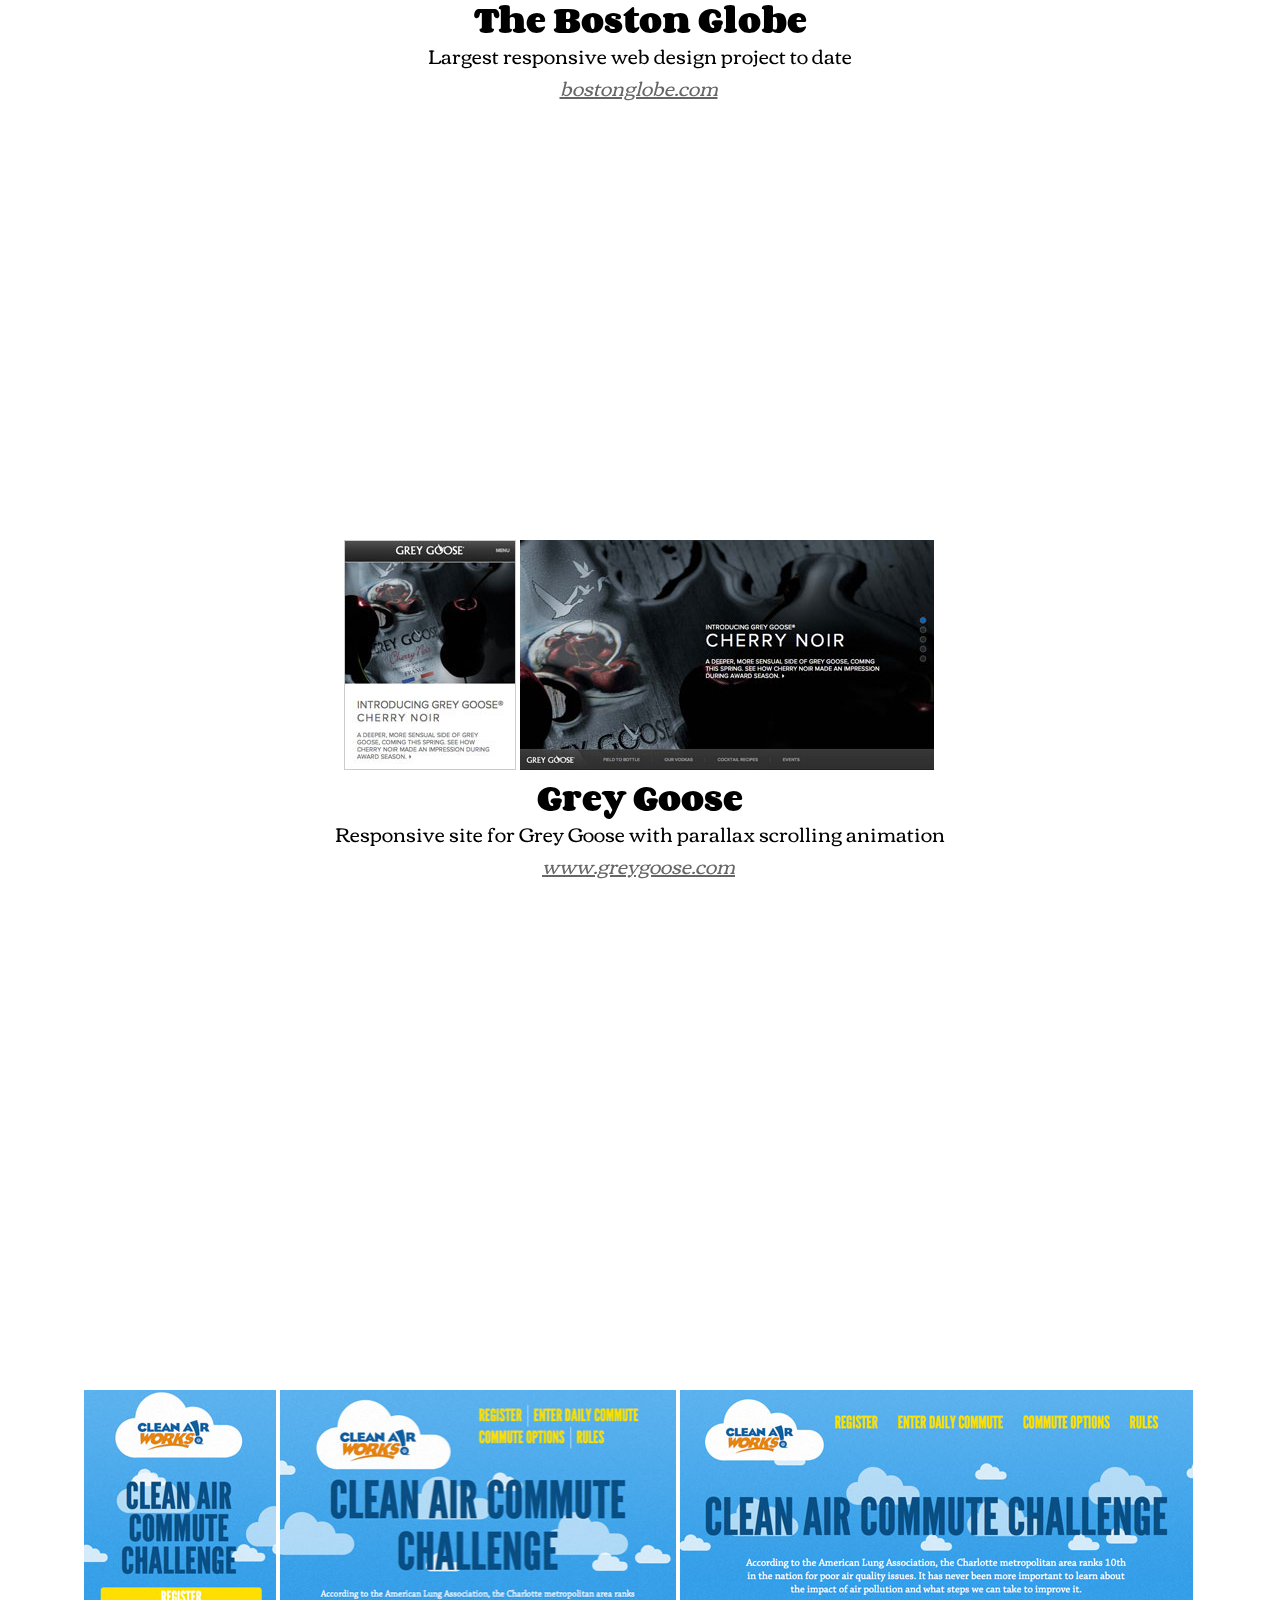
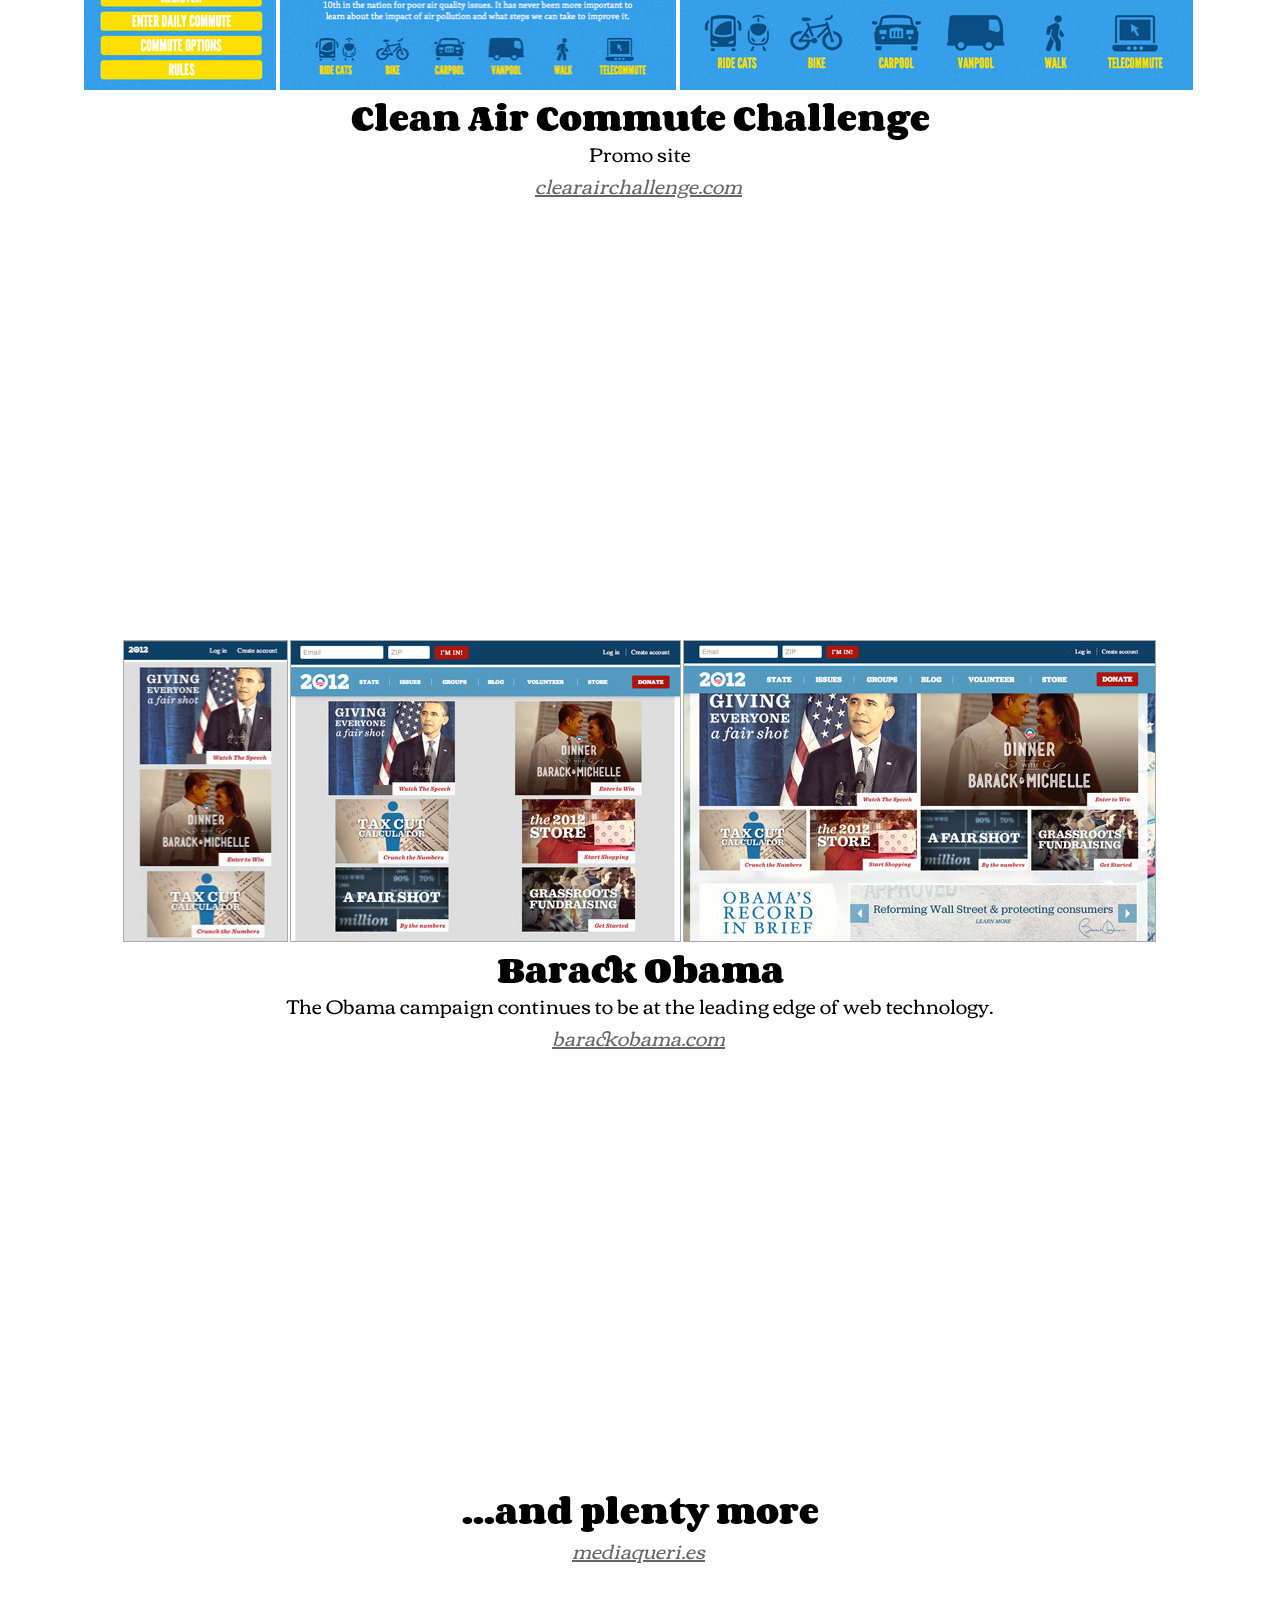
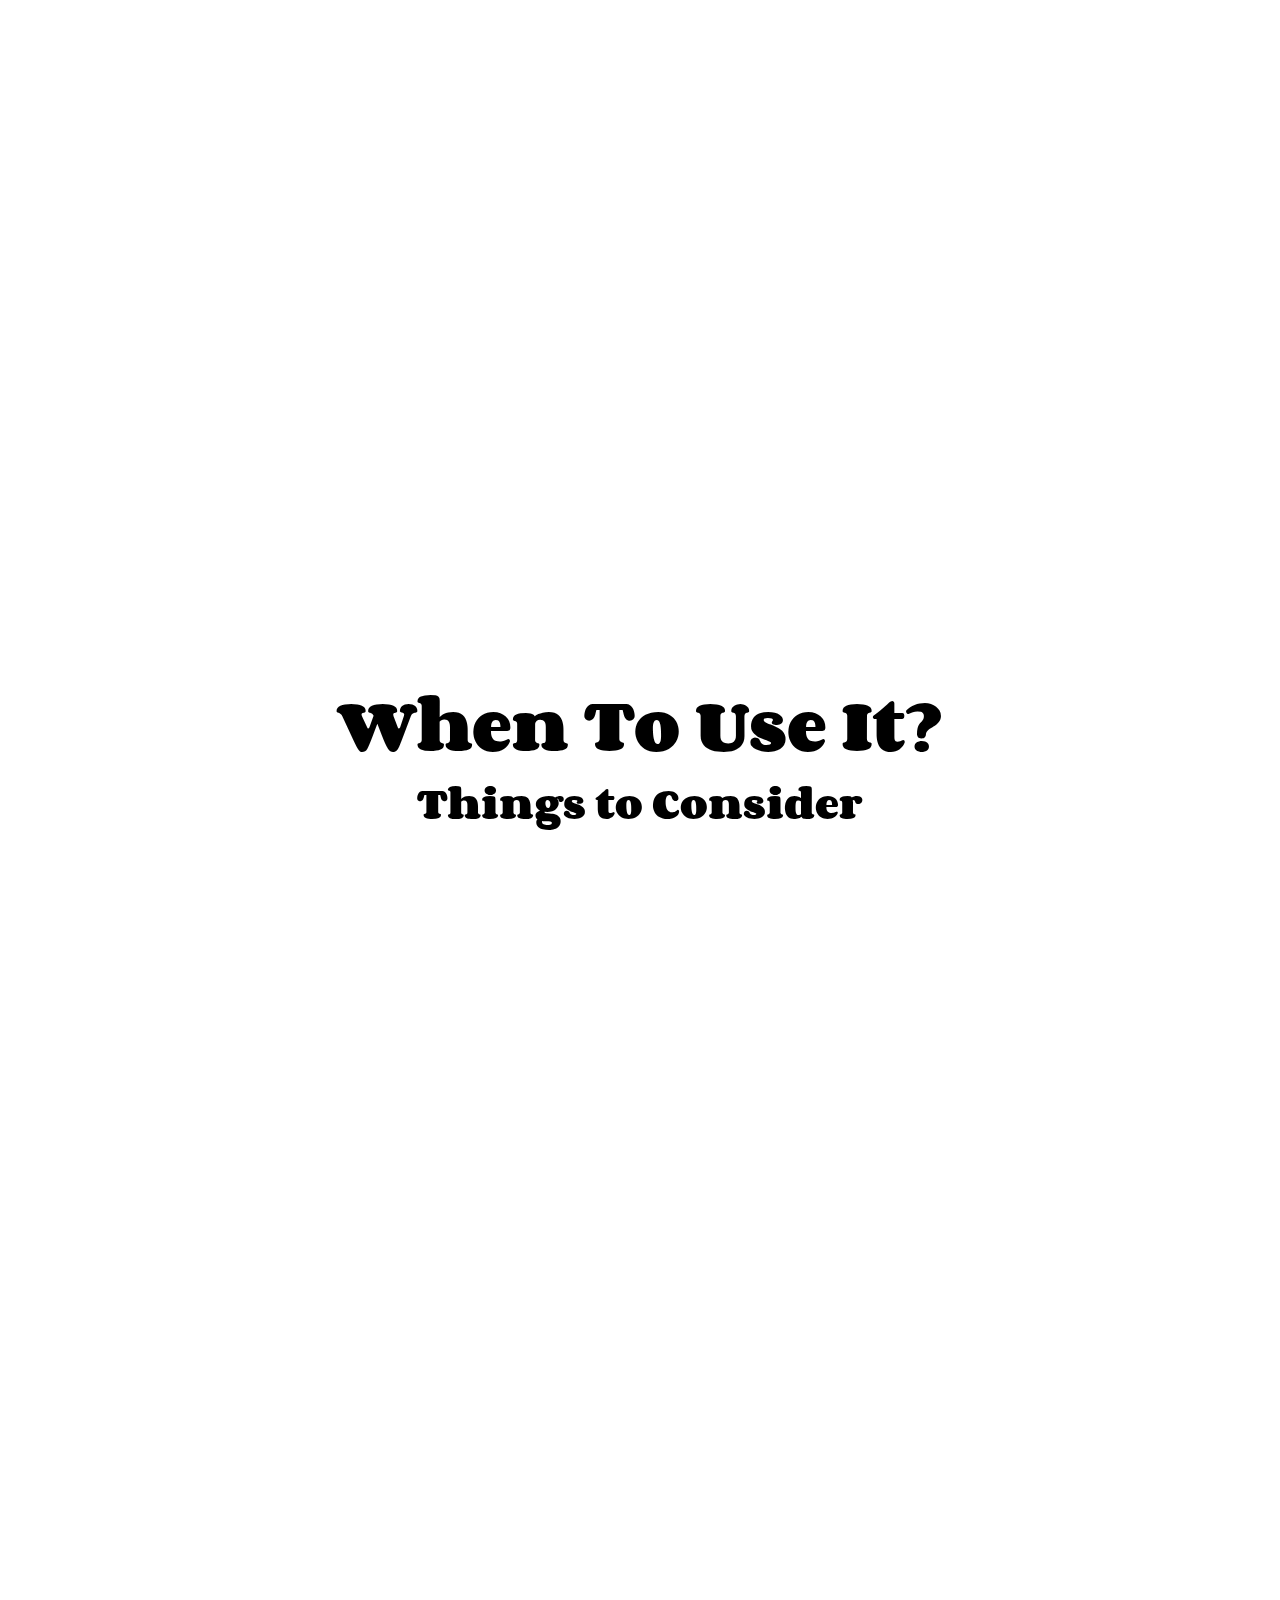
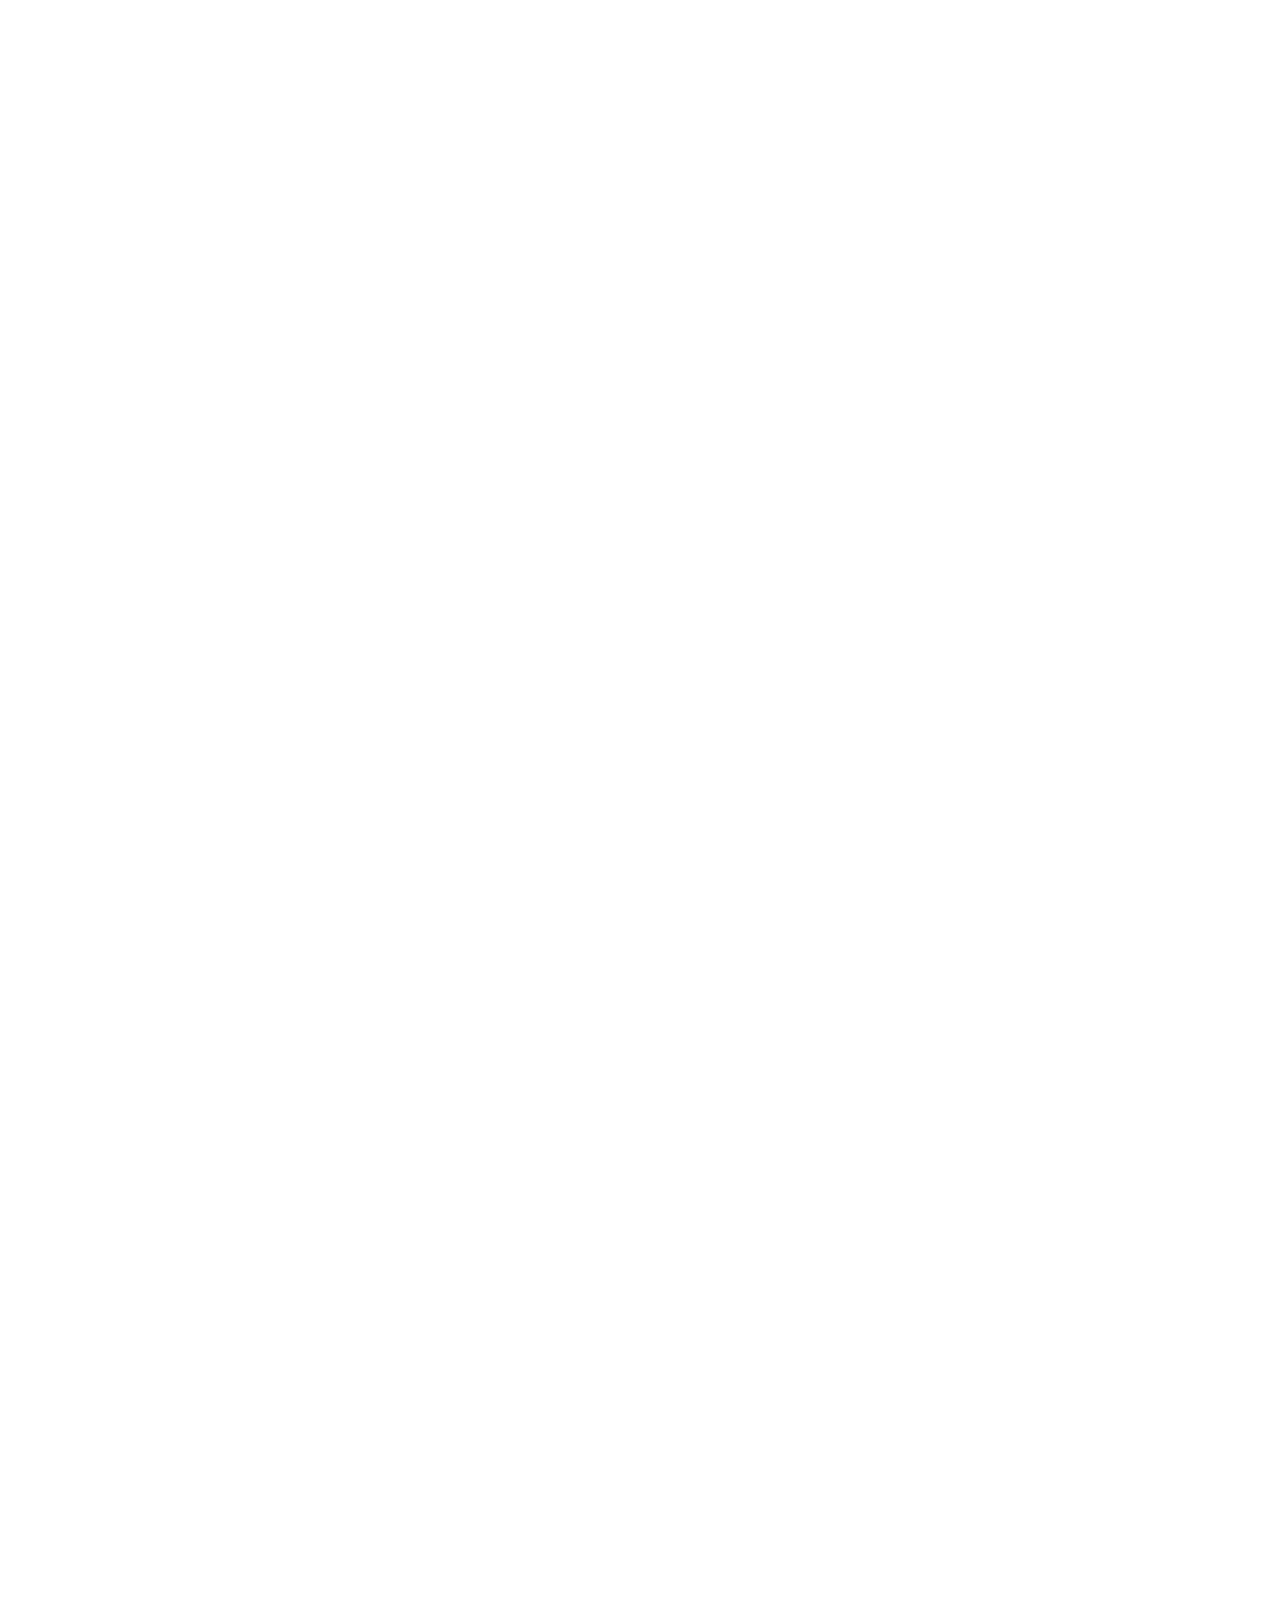
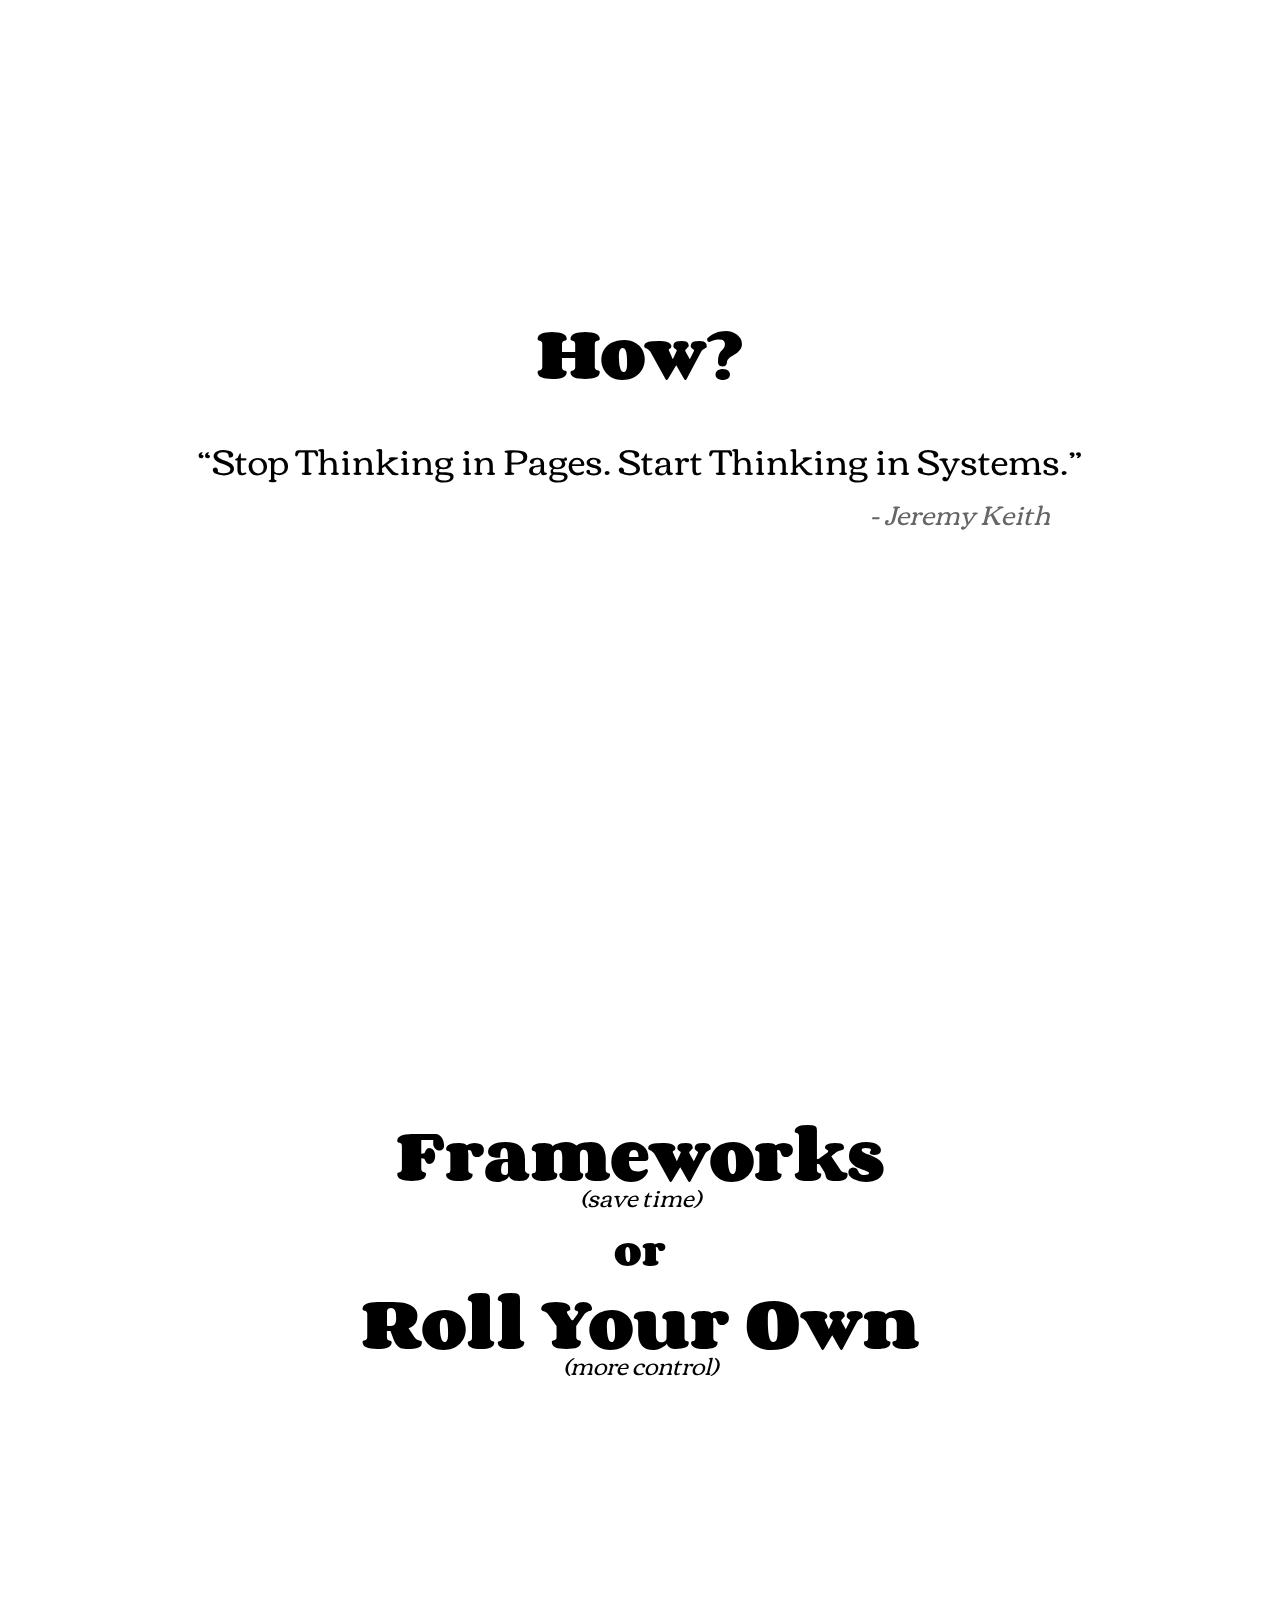
<file: decks/responsive/index.html>
<!DOCTYPE html>
<html lang="en">
<head>
	<meta charset="utf-8"> 
	<meta http-equiv="X-UA-Compatible" content="IE=edge,chrome=1"> 
	<title>What The Heck Is Responsive Web Design?</title>
	
	<link href='http://fonts.googleapis.com/css?family=Corben:400,700' rel='stylesheet' type='text/css'>
	<link rel="stylesheet" href="css/normalize.css" type="text/css">
	<link rel="stylesheet" href="css/style.css" type="text/css">
	
	<script src="../../js/jquery-1.6.4.min.js"></script>
	<script src="../../js/jquery.scrollTo-1.4.2-min.js"></script>
	<script src="../../js/jquery.easing.1.3.js"></script>
	<script src="../../js/jquery.scrollorama.js"></script>
	<script src="../../js/jquery.scrolldeck.js"></script>
</head>
<body>
	<div class="background"></div>
	<div id="header">
		<h1>What The Heck Is Responsive Web Design?</h1>
		<div id="nav">
			<a href="#what1" class="nav-button">What</a>
			<a href="#why1" class="nav-button">Why</span></a>
			<a href="#who1" class="nav-button">Who</span></a>
			<a href="#when1" class="nav-button">When</span></a>
			<a href="#how1" class="nav-button">How</span></a>
			<a href="#where1" class="nav-button">Where</span></a>
		</div>
	</div>

	<div class="slide" id="what1">
		<h1>What The Heck Is <br />Responsive Web Design?</h1>
		<p><small>a <a href="http://johnpolacek.github.com/scrolldeck.js">scrolldeck.js</a> presentation by <a href="http://twitter.com/johnpolacek">@johnpolacek</a></small></p>
	</div>
	
	<div class="slide" id="what2">
		<p>Responsive websites <strong class="animate-in" data-animation="space-in">respond</strong> to their environment</p>
	</div>
	
	<div class="slide" id="what3">
		<div class="img-wrap" id="img-responsive">
			<img src="img/responsive_web_design.png" />
		</div>
	</div>
	
	<div class="slide" id="what4">
		<h2>
			<span class="or-block animate-in" data-animation="fly-in-left">
				<strong class>Adaptive</strong> <small>(Multiple Fixed Width Layouts)</small>
			</span>
			<span class="or-block animate-in">
				or
			</span>
			<span class="or-block animate-in" data-animation="fly-in-right">
				<strong>Responsive</strong> <small>(Multiple Fluid Grid Layouts)</small>
			</span>
		</h2>
	</div>
	
	<div class="slide" id="what5">
		<h2>Mixed Approach</h2>
		<p class="animate-build" data-build="1">Fixed width for large and medium.</p>
		<p class="animate-build" data-build="2">Fluid width for small.</p>
	</div>
	
	<div class="slide" id="why1">
		<h1>Why?</h1>
		<p>&ldquo;Day by day, the number of devices, platforms, <br />
		and browsers that need to work with your site grows. <br />
		Responsive web design represents a fundamental shift <br />
		in how we&rsquo;ll build websites for the decade to come.&rdquo;
		<small>- Jeffrey Veen</small></p>
	</div>
	
	<div class="slide" id="why2">
		<div class="img-wrap" id="img-devices">
			<img src="img/devices.png" />
		</div>
		<p>Small + Medium + Large</p>
		<h2 class="animate-in" data-animation="space-in">One site for every screen.</h2>
	</div>
	
	<div class="slide who" id="who1">
		<h1>Who Is Doing It?</h1>
		<p>Not just demos, design shops and vanity pages. <em>Real client work.</em></p>
	</div>
	
	<div class="slide who" id="who2">
		<a href="http://www.bostonglobe.com" class="img-link">
			<div class="img-wrap img-inline" id="img-bg-s">
				<img src="img/bostonglobe_s.jpg" class="img-border" />
			</div>
			<div class="img-wrap img-inline" id="img-bg-m">
				<img src="img/bostonglobe_m.jpg" class="img-border" />
			</div>
			<div class="img-wrap img-inline" id="img-bg-l">
				<img src="img/bostonglobe_l.jpg" class="img-border" />
			</div>
		</a>
		<h2>The Boston Globe</h2>
		<p>Largest responsive web design project to date</p>
		<a href="http://www.bostonglobe.com">bostonglobe.com</a>
	</div>
	
	<div class="slide who" id="who3">
		<a href="http://www.greygoose.com" class="img-link">
			<div class="img-wrap img-inline" id="img-greygoose-s">
				<img src="img/greygoose_s.jpg" />
			</div>
			<div class="img-wrap img-inline" id="img-greygoose-l">
				<img src="img/greygoose_l.jpg" />
			</div>
		</a>
		<h2>Grey Goose</h2>
		<p>Responsive site for Grey Goose with parallax scrolling animation</p>
		<a href="http://www.greygoose.com">www.greygoose.com</a>
	</div>
	
	<div class="slide who" id="who4">
		<a href="http://clearairchallenge.com" class="img-link">
			<div class="img-wrap img-inline" id="img-clean-s">
				<img src="img/clean_s.jpg" />
			</div>
			<div class="img-wrap img-inline" id="img-clean-m">
				<img src="img/clean_m.jpg" />
			</div>
			<div class="img-wrap img-inline" id="img-clean-l">
				<img src="img/clean_l.jpg" />
			</div>
		</a>
		<h2>Clean Air Commute Challenge</h2>
		<p>Promo site</p>
		<a href="http://clearairchallenge.com">clearairchallenge.com</a>
	</div>
	
	<div class="slide who" id="who5">
		<a href="http://www.barackobama.com" class="img-link">
			<div class="img-wrap img-inline" id="img-obama-s">
				<img src="img/obama_s.jpg" class="img-border" />
			</div>
			<div class="img-wrap img-inline" id="img-obama-m">
				<img src="img/obama_m.jpg" class="img-border" />
			</div>
			<div class="img-wrap img-inline" id="img-obama-l">
				<img src="img/obama_l.jpg" class="img-border" />
			</div>
		</a>
		<h2>Barack Obama</h2>
		<p>The Obama campaign continues to be at the leading edge of web technology.</p>
		<a href="http://www.barackobama.com">barackobama.com</a>
	</div>
	
	<div class="slide who" id="who6">
		<h2>...and plenty more</h2>
		<a href="http://mediaqueri.es/">mediaqueri.es</a>
	</div>
	
	<div class="slide" id="when1">
		<h1>When To Use It?</h1>
		<h2>Things to Consider</h2>
		<ul>
			<li class="animate-build" data-build="1">Time &amp; Money</li>
			<li class="animate-build" data-build="2">Browser Support</li>
			<li class="animate-build" data-build="3">Performance</li>
			<li class="animate-build" data-build="4">Content</li>
			<li class="animate-build" data-build="5">Website vs. Web App</li>
		</ul>
	</div>
	
	<div class="slide" id="how1">
		<h1>How?</h1>
		<p>&ldquo;Stop Thinking in Pages. Start Thinking in Systems.&rdquo;
		<small>- Jeremy Keith</small></p>
	</div>
	
	<div class="slide" id="how2">
		<h2>
			<span class="or-block animate-in" data-animation="fly-in-left">
				<strong>Frameworks</strong> <small>(save time)</small>
			</span>
			<span class="or-block animate-in">
				or
			</span>
			<span class="or-block animate-in" data-animation="fly-in-right">
				<strong>Roll Your Own</strong> <small>(more control)</small>
			</span>
		</h2>
	</div>
	
	<div class="slide" id="how3">
		<h2>Best Practices</h2>
		<ul>
			<li class="animate-build" data-build="1">Content Check</li>
			<li class="animate-build" data-build="2">Start Small (Mobile First)</li>
			<li class="animate-build" data-build="3">Exit Photoshop, Enter Browser</li>
			<li class="animate-build" data-build="4">Make It Modular</li>
			<li class="animate-build" data-build="5">Always Be Optimizing</li>
			<li class="animate-build" data-build="6"><small>*Best practices still emerging!</small></li>
		</ul>
	</div>
	
	<div class="slide" id="where1">
		<h1>Where Can We <br />Learn More?</h1>
	</div>
	
	<div class="slide where" id="where2">
		<div class="where-block animate-in" data-animation="fly-in-left">
			<div class="img-wrap">
				<a href="http://www.abookapart.com/products/responsive-web-design">
					<img src="img/responsive-book.jpg" class="img-border" />
				</a>
			</div>
			<h3>Ethan Marcotte</h3>
			<p>Author of <a href="http://www.abookapart.com/products/responsive-web-design">Responsive Web Design</a></p>
			<p>Brains behind the Boston Globe redesign</p>
			<a href="http://unstoppablerobotninja.com">unstoppablerobotninja.com</a>
		</div>
		<div class="where-block animate-in" data-animation="fly-in-right">
			<div class="img-wrap">
				<a href="http://teamtreehouse.com/library/design-foundations/rwd-foundations">
					<img src="img/treehouse.png" />
				</a>
			</div>
			<h3>Treehouse</h3>
			<p>Web Design and Development Learning Site</p>
			<a href="http://teamtreehouse.com/library/design-foundations/rwd-foundations">teamtreehouse.com</a>
		</div>
		<div class="where-block animate-in" data-animation="fly-in-left">
			<div class="img-wrap">
				<a href="http://webdesign.tutsplus.com/articles/design-theory/designing-for-a-responsive-web/">
					<img src="img/tuts.png" />
				</a>
			</div>
			<h3>Tuts+</h3>
			<p>Great web design tutorials and articles</p>
			<a href="http://webdesign.tutsplus.com/articles/design-theory/designing-for-a-responsive-web/">webdesign.tutsplus.com</a>
		</div>
		<div class="where-block animate-in" data-animation="fly-in-right">
			<div class="img-wrap">
				<a href="http://webdesign.tutsplus.com/articles/design-theory/designing-for-a-responsive-web/">
					<img src="img/news.jpg" />
				</a>
			</div>
			<h3>Responsive News</h3>
			<p>Responsive web design news blog</p>
			<a href="http://blog.responsivenews.co.uk/">blog.responsivenews.co.uk</a>
		</div>
	</div>
	
	<div class="slide where" id="where3">
		<h2>Frameworks</h2>
		<div class="where-block animate-in" data-animation="fly-in-left">
			<div class="img-wrap">
				<a href="http://bootstrap.io">
					<img src="img/bootstrap.png" />
				</a>
			</div>
			<p>Simple, fluid HTML/CSS/JS framework <br />from Twitter</p>
			<a href="http://stuffandnonsense.co.uk/projects/320andup/">Bootstrap</a>
		</div>
		<div class="where-block animate-in" data-animation="fly-in-right">
			<div class="img-wrap">
				<a href="http://goldilocksapproach.com">
					<img src="img/goldilocks.png" />
				</a>
			</div>
			<p>Fixed width for medium &amp; large screens, <br />fluid single column for small</p>
			<a href="http://goldilocksapproach.com">goldilocksapproach.com</a>
		</div>
		<div class="where-block animate-in" data-animation="fly-in-left">
			<div class="img-wrap">
				<a href="http://foundation.zurb.com/">
					<img src="img/foundation.png" />
				</a>
			</div>
			<p>Flexible 6 and 12-grid framework.</p>
			<a href="http://foundation.zurb.com/">Foundation</a>
		</div>
		<div class="where-block animate-in" data-animation="fly-in-right">
			<div class="img-wrap">
				<a href="http://www.getskeleton.com">
					<img src="img/skeleton.png" />
				</a>
			</div>
			<p>Minimal responsive framework. <br />Includes Wordpress theme.</p>
			<a href="http://www.getskeleton.com">Skeleton</a>
		</div>
		<p>
			<a href="http://speckyboy.com/2011/11/17/15-responsive-css-frameworks-worth-considering/">...and plenty more</a>
		</p>
	</div>

	<div class="slide where" id="where4">
		<h2>Useful Stuff</h2>
		<a href="http://fittextjs.com">FitText</a>
		<a href="http://fitvidsjs.com">FitVids</a>
		<a href="http://unstoppablerobotninja.com/entry/fluid-images/">Fluid Images</a>
		<a href="https://github.com/johnpolacek/sizeit.js">sizeit.js</a>
		<a href="http://xoxco.com/projects/code/breakpoints/">Breakpoints.js</a>
		<a href="http://masonry.desandro.com/">Masonry</a>
		<a href="http://css-tricks.com">CSS-Tricks</a>
		<a href="http://lmgtfy.com/?q=responsive+web+design">...and plenty more</a>
	</div>
	
	<div class="slide" id="credits">
		<h3>Credits</h3>
		<p>Designed &amp; Developed by <a href="http://twitter.com/johnpolacek">John Polacek</a></p>
		<p>Responsive Web Design Graphic by <a href="http://bakkenbaeck.com">Bakken &amp; Baeck</a></p>
		<p>Goldilocks Approach by <a href="http://www.designbyfront.com/workinprogress/article/the-goldilocks-approach-to-responsive-design">Front</a></p>
		<p>Spectrum of Devices Image by <a href="http://www.zurb.com">ZURB</a></p>
		<p>Responsive Web Design Book published by <a href="www.abookapart.com">A Book Apart</a></p>
		<p>Jeremy Keith Quotation from <a href="http://5by5.tv/webahead">The Web Ahead Podcast</a></p>
		<p>Jeffery Veen Quotation from a book review of <a href="http://www.abookapart.com/products/responsive-web-design">&rsquo;Responsive Web Design&lsquo;</a></p>
		<p><a href="http://code.google.com/webfonts/specimen/Corben">Corben Font</a> by <a href="https://plus.google.com/107807505287232434305/about">Vernon Adams</a></p>
		<p><a href="http://johnpolacek.github.com/scrolldeck.js/">Scrolldeck</a> and <a href="http://johnpolacek.github.com/scrollorama">Scrollorama</a> created by <a href="http://twitter.com/johnpolacek">John Polacek</a></p>
	</div>
	
	<script>
		$(document).ready(function() {
			
			var deck = new $.scrolldeck({
				buttons: '.nav-button',
				easing: 'easeInOutExpo'
			});
			
		});
	</script>

</body></html>
</file>
<file: johnpolacek-scrolldeck.js-86a220f/css/style.css>
/*
	COLORS
 
	Dark Blue 			#222438
	Medium Blue			#959db5
	Light Blue	 		#c9d5e1
	Dark Blue Links		#1a4a6a
	
*/

@font-face {
    font-family: 'RobotoRegular';
    src: url('http://gasp.io/fonts/Roboto-Regular-webfont.eot');
    src: url('http://gasp.io/fonts/Roboto-Regular-webfont.eot?#iefix') format('embedded-opentype'),
         url('http://gasp.io/fonts/Roboto-Regular-webfont.woff') format('woff'),
         url('http://gasp.io/fonts/Roboto-Regular-webfont.ttf') format('truetype'),
         url('http://gasp.io/fonts/Roboto-Regular-webfont.svg#RobotoRegular') format('svg');
    font-weight: normal;
    font-style: normal;

}

@font-face {
    font-family: 'RobotoItalic';
    src: url('http://gasp.io/fonts/Roboto-Italic-webfont.eot');
    src: url('http://gasp.io/fonts/Roboto-Italic-webfont.eot?#iefix') format('embedded-opentype'),
         url('http://gasp.io/fonts/Roboto-Italic-webfont.woff') format('woff'),
         url('http://gasp.io/fonts/Roboto-Italic-webfont.ttf') format('truetype'),
         url('http://gasp.io/fonts/Roboto-Italic-webfont.svg#RobotoItalic') format('svg');
    font-weight: normal;
    font-style: normal;

}

@font-face {
    font-family: 'RobotoBold';
    src: url('http://gasp.io/fonts/Roboto-Bold-webfont.eot');
    src: url('http://gasp.io/fonts/Roboto-Bold-webfont.eot?#iefix') format('embedded-opentype'),
         url('http://gasp.io/fonts/Roboto-Bold-webfont.woff') format('woff'),
         url('http://gasp.io/fonts/Roboto-Bold-webfont.ttf') format('truetype'),
         url('http://gasp.io/fonts/Roboto-Bold-webfont.svg#RobotoBold') format('svg');
    font-weight: normal;
    font-style: normal;

}

@font-face {
    font-family: 'RobotoBoldItalic';
    src: url('http://gasp.io/fonts/Roboto-BoldItalic-webfont.eot');
    src: url('http://gasp.io/fonts/Roboto-BoldItalic-webfont.eot?#iefix') format('embedded-opentype'),
         url('http://gasp.io/fonts/Roboto-BoldItalic-webfont.woff') format('woff'),
         url('http://gasp.io/fonts/Roboto-BoldItalic-webfont.ttf') format('truetype'),
         url('http://gasp.io/fonts/Roboto-BoldItalic-webfont.svg#RobotoBoldItalic') format('svg');
    font-weight: normal;
    font-style: normal;

}

@font-face {
    font-family: 'RobotoCondensed';
    src: url('http://gasp.io/fonts/Roboto-Condensed-webfont.eot');
    src: url('http://gasp.io/fonts/Roboto-Condensed-webfont.eot?#iefix') format('embedded-opentype'),
         url('http://gasp.io/fonts/Roboto-Condensed-webfont.woff') format('woff'),
         url('http://gasp.io/fonts/Roboto-Condensed-webfont.ttf') format('truetype'),
         url('http://gasp.io/fonts/Roboto-Condensed-webfont.svg#RobotoCondensed') format('svg');
    font-weight: normal;
    font-style: normal;

}

@font-face {
    font-family: 'RobotoCondensedItalic';
    src: url('http://gasp.io/fonts/Roboto-CondensedItalic-webfont.eot');
    src: url('http://gasp.io/fonts/Roboto-CondensedItalic-webfont.eot?#iefix') format('embedded-opentype'),
         url('http://gasp.io/fonts/Roboto-CondensedItalic-webfont.woff') format('woff'),
         url('http://gasp.io/fonts/Roboto-CondensedItalic-webfont.ttf') format('truetype'),
         url('http://gasp.io/fonts/Roboto-CondensedItalic-webfont.svg#RobotoCondensedItalic') format('svg');
    font-weight: normal;
    font-style: normal;

}

@font-face {
    font-family: 'RobotoBoldCondensed';
    src: url('http://gasp.io/fonts/Roboto-BoldCondensed-webfont.eot');
    src: url('http://gasp.io/fonts/Roboto-BoldCondensed-webfont.eot?#iefix') format('embedded-opentype'),
         url('http://gasp.io/fonts/Roboto-BoldCondensed-webfont.woff') format('woff'),
         url('http://gasp.io/fonts/Roboto-BoldCondensed-webfont.ttf') format('truetype'),
         url('http://gasp.io/fonts/Roboto-BoldCondensed-webfont.svg#RobotoBoldCondensed') format('svg');
    font-weight: normal;
    font-style: normal;

}

@font-face {
    font-family: 'RobotoBoldCondensedItalic';
    src: url('http://gasp.io/fonts/Roboto-BoldCondensedItalic-webfont.eot');
    src: url('http://gasp.io/fonts/Roboto-BoldCondensedItalic-webfont.eot?#iefix') format('embedded-opentype'),
         url('http://gasp.io/fonts/Roboto-BoldCondensedItalic-webfont.woff') format('woff'),
         url('http://gasp.io/fonts/Roboto-BoldCondensedItalic-webfont.ttf') format('truetype'),
         url('http://gasp.io/fonts/Roboto-BoldCondensedItalic-webfont.svg#RobotoBoldCondensedItalic') format('svg');
    font-weight: normal;
    font-style: normal;

}

@font-face {
    font-family: 'RobotoThin';
    src: url('http://gasp.io/fonts/Roboto-Thin-webfont.eot');
    src: url('http://gasp.io/fonts/Roboto-Thin-webfont.eot?#iefix') format('embedded-opentype'),
         url('http://gasp.io/fonts/Roboto-Thin-webfont.woff') format('woff'),
         url('http://gasp.io/fonts/Roboto-Thin-webfont.ttf') format('truetype'),
         url('http://gasp.io/fonts/Roboto-Thin-webfont.svg#RobotoThin') format('svg');
    font-weight: normal;
    font-style: normal;

}

@font-face {
    font-family: 'RobotoThinItalic';
    src: url('http://gasp.io/fonts/Roboto-ThinItalic-webfont.eot');
    src: url('http://gasp.io/fonts/Roboto-ThinItalic-webfont.eot?#iefix') format('embedded-opentype'),
         url('http://gasp.io/fonts/Roboto-ThinItalic-webfont.woff') format('woff'),
         url('http://gasp.io/fonts/Roboto-ThinItalic-webfont.ttf') format('truetype'),
         url('http://gasp.io/fonts/Roboto-ThinItalic-webfont.svg#RobotoThinItalic') format('svg');
    font-weight: normal;
    font-style: normal;

}

@font-face {
    font-family: 'RobotoLight';
    src: url('http://gasp.io/fonts/Roboto-Light-webfont.eot');
    src: url('http://gasp.io/fonts/Roboto-Light-webfont.eot?#iefix') format('embedded-opentype'),
         url('http://gasp.io/fonts/Roboto-Light-webfont.woff') format('woff'),
         url('http://gasp.io/fonts/Roboto-Light-webfont.ttf') format('truetype'),
         url('http://gasp.io/fonts/Roboto-Light-webfont.svg#RobotoLight') format('svg');
    font-weight: normal;
    font-style: normal;

}

@font-face {
    font-family: 'RobotoLightItalic';
    src: url('http://gasp.io/fonts/Roboto-LightItalic-webfont.eot');
    src: url('http://gasp.io/fonts/Roboto-LightItalic-webfont.eot?#iefix') format('embedded-opentype'),
         url('http://gasp.io/fonts/Roboto-LightItalic-webfont.woff') format('woff'),
         url('http://gasp.io/fonts/Roboto-LightItalic-webfont.ttf') format('truetype'),
         url('http://gasp.io/fonts/Roboto-LightItalic-webfont.svg#RobotoLightItalic') format('svg');
    font-weight: normal;
    font-style: normal;

}

@font-face {
    font-family: 'RobotoMedium';
    src: url('http://gasp.io/fonts/Roboto-Medium-webfont.eot');
    src: url('http://gasp.io/fonts/Roboto-Medium-webfont.eot?#iefix') format('embedded-opentype'),
         url('http://gasp.io/fonts/Roboto-Medium-webfont.woff') format('woff'),
         url('http://gasp.io/fonts/Roboto-Medium-webfont.ttf') format('truetype'),
         url('http://gasp.io/fonts/Roboto-Medium-webfont.svg#RobotoMedium') format('svg');
    font-weight: normal;
    font-style: normal;

}

@font-face {
    font-family: 'RobotoMediumItalic';
    src: url('http://gasp.io/fonts/Roboto-MediumItalic-webfont.eot');
    src: url('http://gasp.io/fonts/Roboto-MediumItalic-webfont.eot?#iefix') format('embedded-opentype'),
         url('http://gasp.io/fonts/Roboto-MediumItalic-webfont.woff') format('woff'),
         url('http://gasp.io/fonts/Roboto-MediumItalic-webfont.ttf') format('truetype'),
         url('http://gasp.io/fonts/Roboto-MediumItalic-webfont.svg#RobotoMediumItalic') format('svg');
    font-weight: normal;
    font-style: normal;

}

@font-face {
    font-family: 'RobotoBlack';
    src: url('http://gasp.io/fonts/Roboto-Black-webfont.eot');
    src: url('http://gasp.io/fonts/Roboto-Black-webfont.eot?#iefix') format('embedded-opentype'),
         url('http://gasp.io/fonts/Roboto-Black-webfont.woff') format('woff'),
         url('http://gasp.io/fonts/Roboto-Black-webfont.ttf') format('truetype'),
         url('http://gasp.io/fonts/Roboto-Black-webfont.svg#RobotoBlack') format('svg');
    font-weight: normal;
    font-style: normal;

}

@font-face {
    font-family: 'RobotoBlackItalic';
    src: url('http://gasp.io/fonts/Roboto-BlackItalic-webfont.eot');
    src: url('http://gasp.io/fonts/Roboto-BlackItalic-webfont.eot?#iefix') format('embedded-opentype'),
         url('http://gasp.io/fonts/Roboto-BlackItalic-webfont.woff') format('woff'),
         url('http://gasp.io/fonts/Roboto-BlackItalic-webfont.ttf') format('truetype'),
         url('http://gasp.io/fonts/Roboto-BlackItalic-webfont.svg#RobotoBlackItalic') format('svg');
    font-weight: normal;
    font-style: normal;

}

body {
	font-family: RobotoThin, sans-serif;
	font-size: 30px;
	font-size: 3rem;
	text-align: center;
	background-color: #FFFFFF;
}

h1 {
	font-size: 100px;
	font-size: 10rem;
	margin: 0;
/*	text-shadow: 0 2px 1px #fff;*/
}

p {
	width: 80%;
	margin: 20px auto;
	margin: 2rem auto;
/*	text-shadow: 0 1px 1px #fff;*/
	line-height: 1.2;
}

a, a:visited {
	color: #1a4a6a;
	font-weight: bold;
	font-style: italic;
	text-shadow: none;
}



small {
	line-height: 1;
	font-style: italic;
	font-size: 20px;
	font-size: 2rem;
/*	text-shadow: 0 1px 0 #fff;*/
}

.download {
	padding-left: 15px;
	padding-left: 1.5rem;
}

.pro-tip {
	display: block;
	padding: 20px;
	padding: 2rem;
/*	text-shadow: 0 1px 0 #fff;*/
}

pre {
	font-size: 18px;
	font-size: 1.8rem;
}

blockquote {
	text-align: left;
	width: 70%;
	margin: 10px auto;
	margin: 1rem auto;
	background: #fff;
	border: solid 3px #959db5;
	padding: 0 40px;
	padding: 0 4rem;
	border-radius: 6px;
	border-radius: .6rem;
}

code {
	font-style: normal;
	padding-left: 5px;
	padding-left: .5rem;
}

/*----------------------------------------  HEADER  */

#header {
	width: 100%;
	position: fixed;
	top: 0;
	left: 0;
	z-index: 10;
	background: #222438;
	border-bottom: solid 3px #959db5;
	padding: 5px;
	padding: .5rem;
	opacity: .9;
}

#instructions {
	position: fixed;
	top: 25px;
	left: 40px;
	background: #fff;
	border: solid 3px #959db5;
	padding: 5px 10px;
	width: 180px;
	border-radius: 10px;
	font-size: 14px;
	font-weight: bold;
	z-index: 99;
	color: #222438
}

#powered {
	font-weight: bold;
	padding-bottom: 20px;
}

.nav-button {
	padding: 10px;
	padding: 1rem;
	text-decoration: none;
	color: #959db5;
	font-size: 20px;
	font-size: 2rem;
	text-shadow: 0 -1px 1px #000;
	font-weight: bold;
	font-style: normal;
}

a.nav-button:visited {
	color: #959db5;
}

.current, a.nav-button:hover, a.nav-button:visited:hover {
	color: #fff;
}



/*----------------------------------------  SLIDES  */

.slide {
	margin: 0 auto;
	width: 100%;
	padding: 120px 0;
	padding: 12rem 0;
	height: 40rem;
}

#title {
	line-height: .8;
}

#author {
	width: 75%;
	font-size: 20px;
	font-size: 2rem;
	margin: 0 auto;
	padding-bottom: 20px;
	padding-bottom: 2rem;
	text-align: right;
	font-style: italic;
}

.twitter-follow-button {
	position: relative;
	top: 8px;
	left: 4px;
}


#about {
	background-color: #0B0F11;
	color: #FFFFFF;
	height: 700px;
	height: 70rem;

}


#topic {
	padding-top: 70px;
	padding-top: 7rem;
	height: 480px;
	height: 48rem;
	background-color: #FC7365;
}

#register {
	padding-top: 70px;
	padding-top: 7rem;
	height: 480px;
	height: 48rem;
	background-color: #8BCCED;
}

#structure {
	padding-top: 70px;
	padding-top: 7rem;
	height: 480px;
	height: 48rem;
	background-color: #8BC682;
}

#eb {
	padding-top: 70px;
	padding-top: 7rem;
	height: 480px;
	height: 48rem;
	background-color: #FC7365;
}



#examples h1 {
	padding-bottom: 20px;
	padding-bottom: 2rem;
}

#examples, #examples p, #credits {
	line-height: .8;
}

#examples p {
	padding-top: 20px;
}

#credits a {
	padding-right: 3px;
}

/*------------------------  BASE-REM SIZING  */


@media (min-width: 1520px) {
	html {
		font-size: 12px;
	}
}

@media (max-width: 1400px) {
	html {
		font-size: 11px;
	}
}

/* target screen width  */
@media (max-width: 1280px) {
	html {
		font-size: 10px;
	}
}
	
@media (max-width: 1160px) {
	html {
		font-size: 9px;
	}
}
	
@media (max-width: 1040px) {
	html {
		font-size: 8px;
	}
}
	
@media (max-width: 920px) {
	html {
		font-size: 7px;
	}
}
	
@media (max-width: 800px) {
	html {
		font-size: 6px;
	}
}
	
@media (max-width: 680px) {
	html {
		font-size: 5px;
	}
}
	
@media (max-width: 560px) {
	html {
		font-size: 4px;
	}
}
	
@media (max-width: 440px) {
	html {
		font-size: 3px;
	}
}

@media (max-width: 320px) {
	html {
		font-size: 3px;
	}
}
</file>
<file: oldst/stylesheets/pygment_trac.css>
.highlight  { background: #ffffff; }
.highlight .c { color: #999988; font-style: italic } /* Comment */
.highlight .err { color: #a61717; background-color: #e3d2d2 } /* Error */
.highlight .k { font-weight: bold } /* Keyword */
.highlight .o { font-weight: bold } /* Operator */
.highlight .cm { color: #999988; font-style: italic } /* Comment.Multiline */
.highlight .cp { color: #999999; font-weight: bold } /* Comment.Preproc */
.highlight .c1 { color: #999988; font-style: italic } /* Comment.Single */
.highlight .cs { color: #999999; font-weight: bold; font-style: italic } /* Comment.Special */
.highlight .gd { color: #000000; background-color: #ffdddd } /* Generic.Deleted */
.highlight .gd .x { color: #000000; background-color: #ffaaaa } /* Generic.Deleted.Specific */
.highlight .ge { font-style: italic } /* Generic.Emph */
.highlight .gr { color: #aa0000 } /* Generic.Error */
.highlight .gh { color: #999999 } /* Generic.Heading */
.highlight .gi { color: #000000; background-color: #ddffdd } /* Generic.Inserted */
.highlight .gi .x { color: #000000; background-color: #aaffaa } /* Generic.Inserted.Specific */
.highlight .go { color: #888888 } /* Generic.Output */
.highlight .gp { color: #555555 } /* Generic.Prompt */
.highlight .gs { font-weight: bold } /* Generic.Strong */
.highlight .gu { color: #800080; font-weight: bold; } /* Generic.Subheading */
.highlight .gt { color: #aa0000 } /* Generic.Traceback */
.highlight .kc { font-weight: bold } /* Keyword.Constant */
.highlight .kd { font-weight: bold } /* Keyword.Declaration */
.highlight .kn { font-weight: bold } /* Keyword.Namespace */
.highlight .kp { font-weight: bold } /* Keyword.Pseudo */
.highlight .kr { font-weight: bold } /* Keyword.Reserved */
.highlight .kt { color: #445588; font-weight: bold } /* Keyword.Type */
.highlight .m { color: #009999 } /* Literal.Number */
.highlight .s { color: #d14 } /* Literal.String */
.highlight .na { color: #008080 } /* Name.Attribute */
.highlight .nb { color: #0086B3 } /* Name.Builtin */
.highlight .nc { color: #445588; font-weight: bold } /* Name.Class */
.highlight .no { color: #008080 } /* Name.Constant */
.highlight .ni { color: #800080 } /* Name.Entity */
.highlight .ne { color: #990000; font-weight: bold } /* Name.Exception */
.highlight .nf { color: #990000; font-weight: bold } /* Name.Function */
.highlight .nn { color: #555555 } /* Name.Namespace */
.highlight .nt { color: #000080 } /* Name.Tag */
.highlight .nv { color: #008080 } /* Name.Variable */
.highlight .ow { font-weight: bold } /* Operator.Word */
.highlight .w { color: #bbbbbb } /* Text.Whitespace */
.highlight .mf { color: #009999 } /* Literal.Number.Float */
.highlight .mh { color: #009999 } /* Literal.Number.Hex */
.highlight .mi { color: #009999 } /* Literal.Number.Integer */
.highlight .mo { color: #009999 } /* Literal.Number.Oct */
.highlight .sb { color: #d14 } /* Literal.String.Backtick */
.highlight .sc { color: #d14 } /* Literal.String.Char */
.highlight .sd { color: #d14 } /* Literal.String.Doc */
.highlight .s2 { color: #d14 } /* Literal.String.Double */
.highlight .se { color: #d14 } /* Literal.String.Escape */
.highlight .sh { color: #d14 } /* Literal.String.Heredoc */
.highlight .si { color: #d14 } /* Literal.String.Interpol */
.highlight .sx { color: #d14 } /* Literal.String.Other */
.highlight .sr { color: #009926 } /* Literal.String.Regex */
.highlight .s1 { color: #d14 } /* Literal.String.Single */
.highlight .ss { color: #990073 } /* Literal.String.Symbol */
.highlight .bp { color: #999999 } /* Name.Builtin.Pseudo */
.highlight .vc { color: #008080 } /* Name.Variable.Class */
.highlight .vg { color: #008080 } /* Name.Variable.Global */
.highlight .vi { color: #008080 } /* Name.Variable.Instance */
.highlight .il { color: #009999 } /* Literal.Number.Integer.Long */

.type-csharp .highlight .k { color: #0000FF }
.type-csharp .highlight .kt { color: #0000FF }
.type-csharp .highlight .nf { color: #000000; font-weight: normal }
.type-csharp .highlight .nc { color: #2B91AF }
.type-csharp .highlight .nn { color: #000000 }
.type-csharp .highlight .s { color: #A31515 }
.type-csharp .highlight .sc { color: #A31515 }
</file>
<file: oldst/stylesheets/print.css>
html, body, div, span, applet, object, iframe,
h1, h2, h3, h4, h5, h6, p, blockquote, pre,
a, abbr, acronym, address, big, cite, code,
del, dfn, em, img, ins, kbd, q, s, samp,
small, strike, strong, sub, sup, tt, var,
b, u, i, center,
dl, dt, dd, ol, ul, li,
fieldset, form, label, legend,
table, caption, tbody, tfoot, thead, tr, th, td,
article, aside, canvas, details, embed, 
figure, figcaption, footer, header, hgroup, 
menu, nav, output, ruby, section, summary,
time, mark, audio, video {
  margin: 0;
  padding: 0;
  border: 0;
  font-size: 100%;
  font: inherit;
  vertical-align: baseline;
}
/* HTML5 display-role reset for older browsers */
article, aside, details, figcaption, figure, 
footer, header, hgroup, menu, nav, section {
  display: block;
}
body {
  line-height: 1;
}
ol, ul {
  list-style: none;
}
blockquote, q {
  quotes: none;
}
blockquote:before, blockquote:after,
q:before, q:after {
  content: '';
  content: none;
}
table {
  border-collapse: collapse;
  border-spacing: 0;
}
body {
  font-size: 13px;
  line-height: 1.5; 
  font-family: 'Helvetica Neue', Helvetica, Arial, serif;
  color: #000;
}

a {
  color: #d5000d;
  font-weight: bold;
}

header {
  padding-top: 35px;
  padding-bottom: 10px;
}

header h1 {
  font-weight: bold;
  letter-spacing: -1px;
  font-size: 48px;
  color: #303030;
  line-height: 1.2;
}

header h2 {
  letter-spacing: -1px;
  font-size: 24px;
  color: #aaa;
  font-weight: normal;
  line-height: 1.3;
}
#downloads {
  display: none;
}
#main_content {
  padding-top: 20px;
}

code, pre {
  font-family: Monaco, "Bitstream Vera Sans Mono", "Lucida Console", Terminal;
  color: #222;
  margin-bottom: 30px;
  font-size: 12px;
}

code {
  padding: 0 3px;
}

pre {
  border: solid 1px #ddd;
  padding: 20px;
  overflow: auto;
}
pre code {
  padding: 0;
}

ul, ol, dl {
  margin-bottom: 20px;
}


/* COMMON STYLES */

table {
  width: 100%;
  border: 1px solid #ebebeb;
}

th {
  font-weight: 500;
}

td {
  border: 1px solid #ebebeb;
  text-align: center; 
  font-weight: 300;
}

form {
  background: #f2f2f2;
  padding: 20px;
  
}


/* GENERAL ELEMENT TYPE STYLES */

h1 {
  font-size: 2.8em;
} 

h2 {
  font-size: 22px;
  font-weight: bold;
  color: #303030;
  margin-bottom: 8px;
} 

h3 {
  color: #d5000d;
  font-size: 18px;
  font-weight: bold;
  margin-bottom: 8px;
} 
 
h4 {
  font-size: 16px;
  color: #303030;
  font-weight: bold;
} 

h5 {
  font-size: 1em;
  color: #303030;
} 

h6 {
  font-size: .8em;
  color: #303030;
} 

p {
  font-weight: 300;
  margin-bottom: 20px;
}
 
a {
  text-decoration: none;
}

p a {
  font-weight: 400;
}

blockquote {
  font-size: 1.6em;
  border-left: 10px solid #e9e9e9;
  margin-bottom: 20px;
  padding: 0 0 0 30px;
}

ul li {
  list-style: disc inside;
  padding-left: 20px;
}

ol li {
  list-style: decimal inside;
  padding-left: 3px;
}

dl dd {
  font-style: italic;
  font-weight: 100;
}

footer {
  margin-top: 40px;
  padding-top: 20px;
  padding-bottom: 30px;
  font-size: 13px;
  color: #aaa;
}

footer a {
  color: #666;
}

/* MISC */
.clearfix:after {
  clear: both;
  content: '.';
  display: block;
  visibility: hidden;
  height: 0;
}

.clearfix {display: inline-block;}
* html .clearfix {height: 1%;}
.clearfix {display: block;}
</file>
<file: decks/infographics/css/style.css>
html {
	font-size: 10px;
	background: #fff;
}

img {
	width: 100%;
	display: block;
	margin: 0;
}

#header {
	font-family: Impact, "Arial Black", sans-serif;
	color: #fff;
	text-transform: uppercase;
	width: 100%;
	position: fixed;
	top: 0;
	left: 0;
	z-index: 10;
	background: #242444;
}

#header h1 {
	margin: 0;
	font-weight: normal;
	font-size: 36px;
	font-size: 3.6rem;
	padding-left: 5px;
	padding-left: .5rem;
}

#nav {
	position: absolute;
	top: 0;
	right: 0;
}

.nav-button {
	float: left;
	padding: 0 5px;
	padding: 0 .5rem;
	text-decoration: none;
	font-size: 36px;
	font-size: 3.6rem;
}

.design {
	color: #be6257;
}

.aliens {
	color: #0c8abc;
}

.beer {
	color: #e9cf22;
}

.electricity {
	color: #a49786;
}

.house {
	color: #019245;
}

/*------------------------  BASE-REM SIZING  */


@media (min-width: 1520px) {
	html {
		font-size: 12px;
	}
}

@media (max-width: 1400px) {
	html {
		font-size: 11px;
	}
}

/* target screen width  */
@media (max-width: 1280px) {
	html {
		font-size: 10px;
	}
}
	
@media (max-width: 1160px) {
	html {
		font-size: 9px;
	}
}
	
@media (max-width: 1040px) {
	html {
		font-size: 8px;
	}
}
	
@media (max-width: 920px) {
	html {
		font-size: 7px;
	}
}
	
@media (max-width: 800px) {
	html {
		font-size: 6px;
	}
}
	
@media (max-width: 680px) {
	html {
		font-size: 5px;
	}
}
	
@media (max-width: 560px) {
	html {
		font-size: 4px;
	}
}
	
@media (max-width: 440px) {
	html {
		font-size: 3px;
	}
}

@media (max-width: 320px) {
	html {
		font-size: 3px;
	}
}
</file>
<file: decks/responsive/css/style.css>
html {
	font-size: 10px;
}

body {
	background: #fff;
	font-family: 'Corben', Helvetica, "Helvetica Neue", Arial, sans-serif;
	font-size: 24px;
	font-size: 2.4rem;
	line-height: 1.4;
}


.background {
	position: fixed;
	height: 100%;
	width: 100%;
	background: -moz-radial-gradient(50% 50%, farthest-side, #fff, #efefef);
	background: -webkit-gradient(radial, 50% 50%, 250, 50% 50%, 750, from(#fff), to(#bbb));
	z-index: 0;
}

ul {
	list-style: none;
	padding: 0;
}

h1 {
	font-size: 60px;
	font-size: 6rem;
	padding: 0;
}

h2 {
	font-size: 48px;
	font-size: 4.8rem;
}

p, li {
	font-weight: 400;
	font-size: 36px;
	font-size: 3.6rem;
}

a, a:visited {
	font-weight: 400;
	font-style: italic;
	color: #666;
	padding-right: 3px;
	padding-right: .3rem;
}

li {
	padding: 4px 0;
	padding: .4rem 0;
}

img {
	width: 100%;
}


/*----------------------------------------  HEADER  */

#header {
	width: 100%;
	position: fixed;
	top: 0;
	left: 0;
	z-index: 10;
	background: #ccc;
	border-bottom: solid 3px #bbb;
	opacity: .3;
}

#header:hover {
	opacity: .5;
}

#header h1 {
	margin: 0;
	padding: 7px 20px 10px;
	padding: .7rem 2rem 1rem;
	font-size: 16px;
	font-size: 1.6rem;
	color: #888;
	font-weight: normal;
}

#nav {
	position: absolute;
	top: 0;
	right: 20px;
	right: 2rem;
}

.nav-button {
	float: left;
	padding: 10px;
	padding: 1rem;
	text-decoration: none;
	color: #888;
	font-size: 16px;
	font-size: 1.6rem;
	font-style: normal;
}

.current, a.nav-button:hover {
	color: #333;
}

/*------------------------  SLIDES  */

.slide {
	position: relative;
	margin: 0;
	width: 100%;
	height: 500px;
	height: 50rem;
	padding: 100px 0 200px;
	padding: 10rem 0 20rem;
	text-align: center;
}

.or-block {
	display: block;
}

#what1 {
	padding: 150px 0 200px;
	padding: 15rem 0 20rem;
}

#what2 {
	padding: 150px 0 200px;
	padding: 15rem 0 20rem;
}

#what2 strong {
	display: block;
	font-size: 60px;
	font-size: 6rem;
	font-style: italic;
	position: relative;
	top: 6px;
	top: .6rem;
	letter-spacing: 3px;
	letter-spacing: .3rem;
}

#what3 {
	padding: 120px 0 200px;
	padding: 12rem 0 20rem;
}

#what4 h2 {
	font-size: 36px;
	font-size: 3.6rem;
}

#what4 strong {
	display: block;
	font-size: 60px;
	font-size: 6rem;
	padding-top: 12px;
	padding-top: 1.2rem;
}

#what4 small {
	display: block;
	font-size: 24px;
	font-size: 2.4rem;
	font-weight: 400;
	font-style: italic;
	padding-bottom: 24px;
	padding-bottom: 2.4rem;
}

#what5 {
	padding: 180px 0 200px;
	padding: 18rem 0 20rem;
}

#what5 h2 {
	font-size: 60px;
	font-size: 6rem;
	margin: 0;
}

#what5 p {
	margin: 0;
}

#why1 {
	padding: 100px 0 200px;
	padding: 10rem 0 20rem;
}

#why1 small {
	display: block;
	width: 80%;
	text-align: right;
	padding-top: 10px;
	padding-top: 1rem;
	font-style: italic;
	color: #666;
}

#why2 h2 {
	margin: 10px;
	margin: 1rem;
	font-size: 36px;
	font-size: 3.6rem;
	font-style: italic;
}

#why2 p {
	margin: 0;
	padding: 0;
}

#who1 {
	padding: 200px 0 240px;
	padding: 20rem 0 24rem;
}

#who1 h1 {
	margin: 0;
}

#who1 p {
	font-size: 30px;
	font-size: 3rem;
}

.who {
	padding: 150px 0 200px;
	padding: 15rem 0 20rem;
}

.who p, .who h2 {
	margin: 0;
}

.who h2 {
	font-size: 30px;
	font-size: 3rem;
}

.who p, .who a {
	font-size: 20px;
	font-size: 2rem;
}

#who7 {
	padding: 270px 0 270px;
	padding: 27rem 0 27rem;
}

#when1 {
	padding: 80px 0 200px;
	padding: 8rem 0 20rem;
}

#when1 h1, #when1 h2 {
	margin: 12px;
	margin: 1.2rem;
}

#when1 h2 {
	font-size: 36px;
	font-size: 3.6rem; 
}

#when1 ul  {
	margin: 0;
}

#how1 small {
	display: block;
	color: #666;
	font-style: italic;
	width: 82%;
	text-align: right;
	padding-top: 10px;
	padding-top: 1rem;
}

#how2 h2 {
	font-size: 36px;
	font-size: 3.6rem;
	line-height: 1;
}

#how2 strong {
	display: block;
	font-size: 60px;
	font-size: 6rem;
	padding-top: 2.4rem;
}

#how2 small {
	display: block;
	font-size: 24px;
	font-size: 2.4rem;
	font-weight: 400;
	font-style: italic;
	padding-bottom: 24px;
	padding-bottom: 2.4rem;
}

#how3 {
	padding-top: 5rem;
}

.where h2 {
	font-size: 30px;
	font-size: 3rem;
	margin: 0;
}

.where h3, .where p, .where a {
	margin: 0;
	font-size: 20px;
	font-size: 2rem;
}

.where-block {
	vertical-align: top;
	display: inline-block;
	width: 40%;
	padding: 20px 0;
	padding: 2rem 0;
}

#where1 {
	padding: 150px 0 200px;
	padding: 15rem 0 20rem;
}

#where2 {
	padding: 60px 0 200px;
	padding: 6rem 0 20rem;
}

#where3 {
	padding: 60px 0 200px;
	padding: 6rem 0 20rem;
}

#where3 a {
	font-size: 36px;
	font-size: 3.6rem;
}

#where3 .where-block {
	vertical-align: top;
	display: inline-block;
	width: 40%;
	padding: 24px 0 6px;
	padding: 2.4rem 0 .6rem;
	line-height: 1.2;
}

#where3 .where-block a {
	font-size: 16px;
	font-size: 1.6rem;
}

#where4 a {
	display: block;
	font-size: 24px;
	font-size: 2.4rem;
	padding: 3px;
	padding: .3rem;
}

#credits h3, #credits h4 {
	margin: 2.4rem 0 .6rem;
}

#credits h4 {
	font-size: 18px;
	font-size: 1.8rem;
}

#credits p {
	margin: 0;
	font-size: 18px;
	font-size: 1.8rem;
}

/*------------------------  IMAGES  */

/* width % is width of img / 1280 px (target screen width)  */

.img-wrap {
	margin: 0 auto;
}

.img-inline {
	display: inline-block;
	
}

.img-link {
	text-decoration: none;
}

.img-border {
	border: solid 1px #aaa;
}

#img-responsive {
	width: 50.47%;
}

#img-devices {
	width: 67.03%;
}

#img-bg-s {
	width: 13.83%;
}

#img-bg-m {
	width: 28.59%;
}

#img-bg-l {
	width: 45.31%;
}

#img-illy-s {
	width: 15%;
}

#img-illy-l {
	width: 46.09%;
}

#img-clean-s {
	width: 15%;
}

#img-clean-m {
	width: 31.01%;
}

#img-clean-l {
	width: 40.08%;
}

#img-sas-s {
	width: 16.95%;
}

#img-sas-l {
	width: 48.44%;
}

#img-obama-s {
	width: 12.66%;
}

#img-obama-m {
	width: 30.39%;
}

#img-obama-l {
	width: 36.8%;
}

/* width % is width of img / (40% of 1280 px) (containers are 40% of target screen width)  */

.where-block .img-wrap {
	width: 22.66%;
}

#where3 .where-block .img-wrap {
	width: 86.33%;
}

/*------------------------  BASE-REM SIZING  */


@media (min-width: 1520px) {
	html {
		font-size: 12px;
	}
}

@media (max-width: 1400px) {
	html {
		font-size: 11px;
	}
}

/* target screen width  */
@media (max-width: 1280px) {
	html {
		font-size: 10px;
	}
}
	
@media (max-width: 1160px) {
	html {
		font-size: 9px;
	}
}
	
@media (max-width: 1040px) {
	html {
		font-size: 8px;
	}
}
	
@media (max-width: 920px) {
	html {
		font-size: 7px;
	}
}
	
@media (max-width: 800px) {
	html {
		font-size: 6px;
	}
}
	
@media (max-width: 680px) {
	html {
		font-size: 5px;
	}
}
	
@media (max-width: 560px) {
	html {
		font-size: 4px;
	}
}
	
@media (max-width: 440px) {
	html {
		font-size: 3px;
	}
}

@media (max-width: 320px) {
	html {
		font-size: 3px;
	}
}
</file>
<file: oldst/stylesheets/stylesheet.css>
/* http://meyerweb.com/eric/tools/css/reset/ 
   v2.0 | 20110126
   License: none (public domain)
*/
html, body, div, span, applet, object, iframe,
h1, h2, h3, h4, h5, h6, p, blockquote, pre,
a, abbr, acronym, address, big, cite, code,
del, dfn, em, img, ins, kbd, q, s, samp,
small, strike, strong, sub, sup, tt, var,
b, u, i, center,
dl, dt, dd, ol, ul, li,
fieldset, form, label, legend,
table, caption, tbody, tfoot, thead, tr, th, td,
article, aside, canvas, details, embed, 
figure, figcaption, footer, header, hgroup, 
menu, nav, output, ruby, section, summary,
time, mark, audio, video {
	margin: 0;
	padding: 0;
	border: 0;
	font-size: 100%;
	font: inherit;
	vertical-align: baseline;
}
/* HTML5 display-role reset for older browsers */
article, aside, details, figcaption, figure, 
footer, header, hgroup, menu, nav, section {
	display: block;
}
body {
	line-height: 1;
}
ol, ul {
	list-style: none;
}
blockquote, q {
	quotes: none;
}
blockquote:before, blockquote:after,
q:before, q:after {
	content: '';
	content: none;
}
table {
	border-collapse: collapse;
	border-spacing: 0;
}

/* LAYOUT STYLES */
body {
  font-size: 1em;
  line-height: 1.5; 
  background: #e7e7e7 url(../images/body-bg.png) 0 0 repeat;
  font-family: 'Helvetica Neue', Helvetica, Arial, serif;
  text-shadow: 0 1px 0 rgba(255, 255, 255, 0.8);
  color: #6d6d6d;
}

a {
  color: #d5000d;
}
a:hover {
  color: #c5000c;
}

header {
  padding-top: 35px;
  padding-bottom: 25px;
}

header h1 {
  font-family: 'Chivo', 'Helvetica Neue', Helvetica, Arial, serif; font-weight: 900;
  letter-spacing: -1px;
  font-size: 48px;
  color: #303030;
  line-height: 1.2;
}

header h2 {
  letter-spacing: -1px;
  font-size: 24px;
  color: #aaa;
  font-weight: normal;
  line-height: 1.3;
}

#container {
  background: transparent url(../images/highlight-bg.jpg) 50% 0 no-repeat;
  min-height: 595px;
}

.inner {
  width: 620px;
  margin: 0 auto;
}

#container .inner img {
  max-width: 100%;
}

#downloads {
  margin-bottom: 40px;
}

a.button {
  -moz-border-radius: 30px;
  -webkit-border-radius: 30px;                     
  border-radius: 30px;
  border-top: solid 1px #cbcbcb;
  border-left: solid 1px #b7b7b7;
  border-right: solid 1px #b7b7b7;
  border-bottom: solid 1px #b3b3b3;
  color: #303030;
  line-height: 25px;
  font-weight: bold;
  font-size: 15px;
  padding: 12px 8px 12px 8px;
  display: block;
  float: left;
  width: 150px;
  margin-right: 14px;  
  background: #fdfdfd; /* Old browsers */
  background: -moz-linear-gradient(top,  #fdfdfd 0%, #f2f2f2 100%); /* FF3.6+ */
  background: -webkit-gradient(linear, left top, left bottom, color-stop(0%,#fdfdfd), color-stop(100%,#f2f2f2)); /* Chrome,Safari4+ */
  background: -webkit-linear-gradient(top,  #fdfdfd 0%,#f2f2f2 100%); /* Chrome10+,Safari5.1+ */
  background: -o-linear-gradient(top,  #fdfdfd 0%,#f2f2f2 100%); /* Opera 11.10+ */
  background: -ms-linear-gradient(top,  #fdfdfd 0%,#f2f2f2 100%); /* IE10+ */
  background: linear-gradient(top,  #fdfdfd 0%,#f2f2f2 100%); /* W3C */
  filter: progid:DXImageTransform.Microsoft.gradient( startColorstr='#fdfdfd', endColorstr='#f2f2f2',GradientType=0 ); /* IE6-9 */
  -webkit-box-shadow: 10px 10px 5px #888;
  -moz-box-shadow: 10px 10px 5px #888;
  box-shadow: 0px 1px 5px #e8e8e8;
}
a.button:hover {
  border-top: solid 1px #b7b7b7;
  border-left: solid 1px #b3b3b3;
  border-right: solid 1px #b3b3b3;
  border-bottom: solid 1px #b3b3b3;
  background: #fafafa; /* Old browsers */
  background: -moz-linear-gradient(top,  #fdfdfd 0%, #f6f6f6 100%); /* FF3.6+ */
  background: -webkit-gradient(linear, left top, left bottom, color-stop(0%,#fdfdfd), color-stop(100%,#f6f6f6)); /* Chrome,Safari4+ */
  background: -webkit-linear-gradient(top,  #fdfdfd 0%,#f6f6f6 100%); /* Chrome10+,Safari5.1+ */
  background: -o-linear-gradient(top,  #fdfdfd 0%,#f6f6f6 100%); /* Opera 11.10+ */
  background: -ms-linear-gradient(top,  #fdfdfd 0%,#f6f6f6 100%); /* IE10+ */
  background: linear-gradient(top,  #fdfdfd 0%,#f6f6f6, 100%); /* W3C */
  filter: progid:DXImageTransform.Microsoft.gradient( startColorstr='#fdfdfd', endColorstr='#f6f6f6',GradientType=0 ); /* IE6-9 */
}

a.button span {
  display: block;
  height: 23px;
}

#register span {
  padding-left: 50px;

}
#board span {
  padding-left: 20px;

}
#topic span {
  padding-left: 50px;

}


code, pre {
  font-family: Monaco, "Bitstream Vera Sans Mono", "Lucida Console", Terminal;
  color: #222;
  margin-bottom: 30px;
  font-size: 14px;
}

code {
  background-color: #f2f2f2;
  border: solid 1px #ddd;
  padding: 0 3px;
}

pre {
  padding: 20px;
  background: #303030;
  color: #f2f2f2;
  text-shadow: none;
  overflow: auto;
}
pre code {
  color: #f2f2f2;
  background-color: #303030;
  border: none;
  padding: 0;
}

ul, ol, dl {
  margin-bottom: 20px;
}


/* COMMON STYLES */

hr {
  height: 1px;
  line-height: 1px;
  margin-top: 1em;
  padding-bottom: 1em;
  border: none;
  background: transparent url('../images/hr.png') 50% 0 no-repeat;
}

strong {
  font-weight: bold;
}

em {
  font-style: italic;
}

table {
  width: 100%;
  border: 1px solid #ebebeb;
}

th {
  font-weight: 500;
}

td {
  border: 1px solid #ebebeb;
  text-align: center; 
  font-weight: 300;
}

form {
  background: #f2f2f2;
  padding: 20px;
  
}


/* GENERAL ELEMENT TYPE STYLES */

h1 {
  font-size: 32px;
} 

h2 {
  font-size: 22px;
  font-weight: bold;
  color: #303030;
  margin-bottom: 8px;
} 

h3 {
  color: #d5000d;
  font-size: 18px;
  font-weight: bold;
  margin-bottom: 8px;
} 
 
h4 {
  font-size: 16px;
  color: #303030;
  font-weight: bold;
} 

h5 {
  font-size: 1em;
  color: #303030;
} 

h6 {
  font-size: .8em;
  color: #303030;
} 

p {
  font-weight: 300;
  margin-bottom: 20px;
}
 
a {
  text-decoration: none;
}

p a {
  font-weight: 400;
}

blockquote {
  font-size: 1.6em;
  border-left: 10px solid #e9e9e9;
  margin-bottom: 20px;
  padding: 0 0 0 30px;
}

ul li {
  list-style: disc inside;
  padding-left: 20px;
}

ol li {
  list-style: decimal inside;
  padding-left: 3px;
}

dl dt {
  color: #303030;
}

footer {
  background: transparent url('../images/hr.png') 0 0 no-repeat;
  margin-top: 40px;
  padding-top: 20px;
  padding-bottom: 30px;
  font-size: 13px;
  color: #aaa;
}

footer a {
  color: #666;
}
footer a:hover {
  color: #444;
}

/* MISC */
.clearfix:after {
  clear: both;
  content: '.';
  display: block;
  visibility: hidden;
  height: 0;
}

.clearfix {display: inline-block;}
* html .clearfix {height: 1%;}
.clearfix {display: block;}

/* #Media Queries
================================================== */

/* Smaller than standard 960 (devices and browsers) */
@media only screen and (max-width: 959px) {}

/* Tablet Portrait size to standard 960 (devices and browsers) */
@media only screen and (min-width: 768px) and (max-width: 959px) {}

/* All Mobile Sizes (devices and browser) */
@media only screen and (max-width: 767px) {
  header {
    padding-top: 10px;
    padding-bottom: 10px;
  }
  #downloads {
    margin-bottom: 25px;
  }
  #download-zip, #download-tar-gz {
    display: none;
  }
  .inner {
    width: 94%;
    margin: 0 auto;
  }
}

/* Mobile Landscape Size to Tablet Portrait (devices and browsers) */
@media only screen and (min-width: 480px) and (max-width: 767px) {}

/* Mobile Portrait Size to Mobile Landscape Size (devices and browsers) */
@media only screen and (max-width: 479px) {}
</file>
